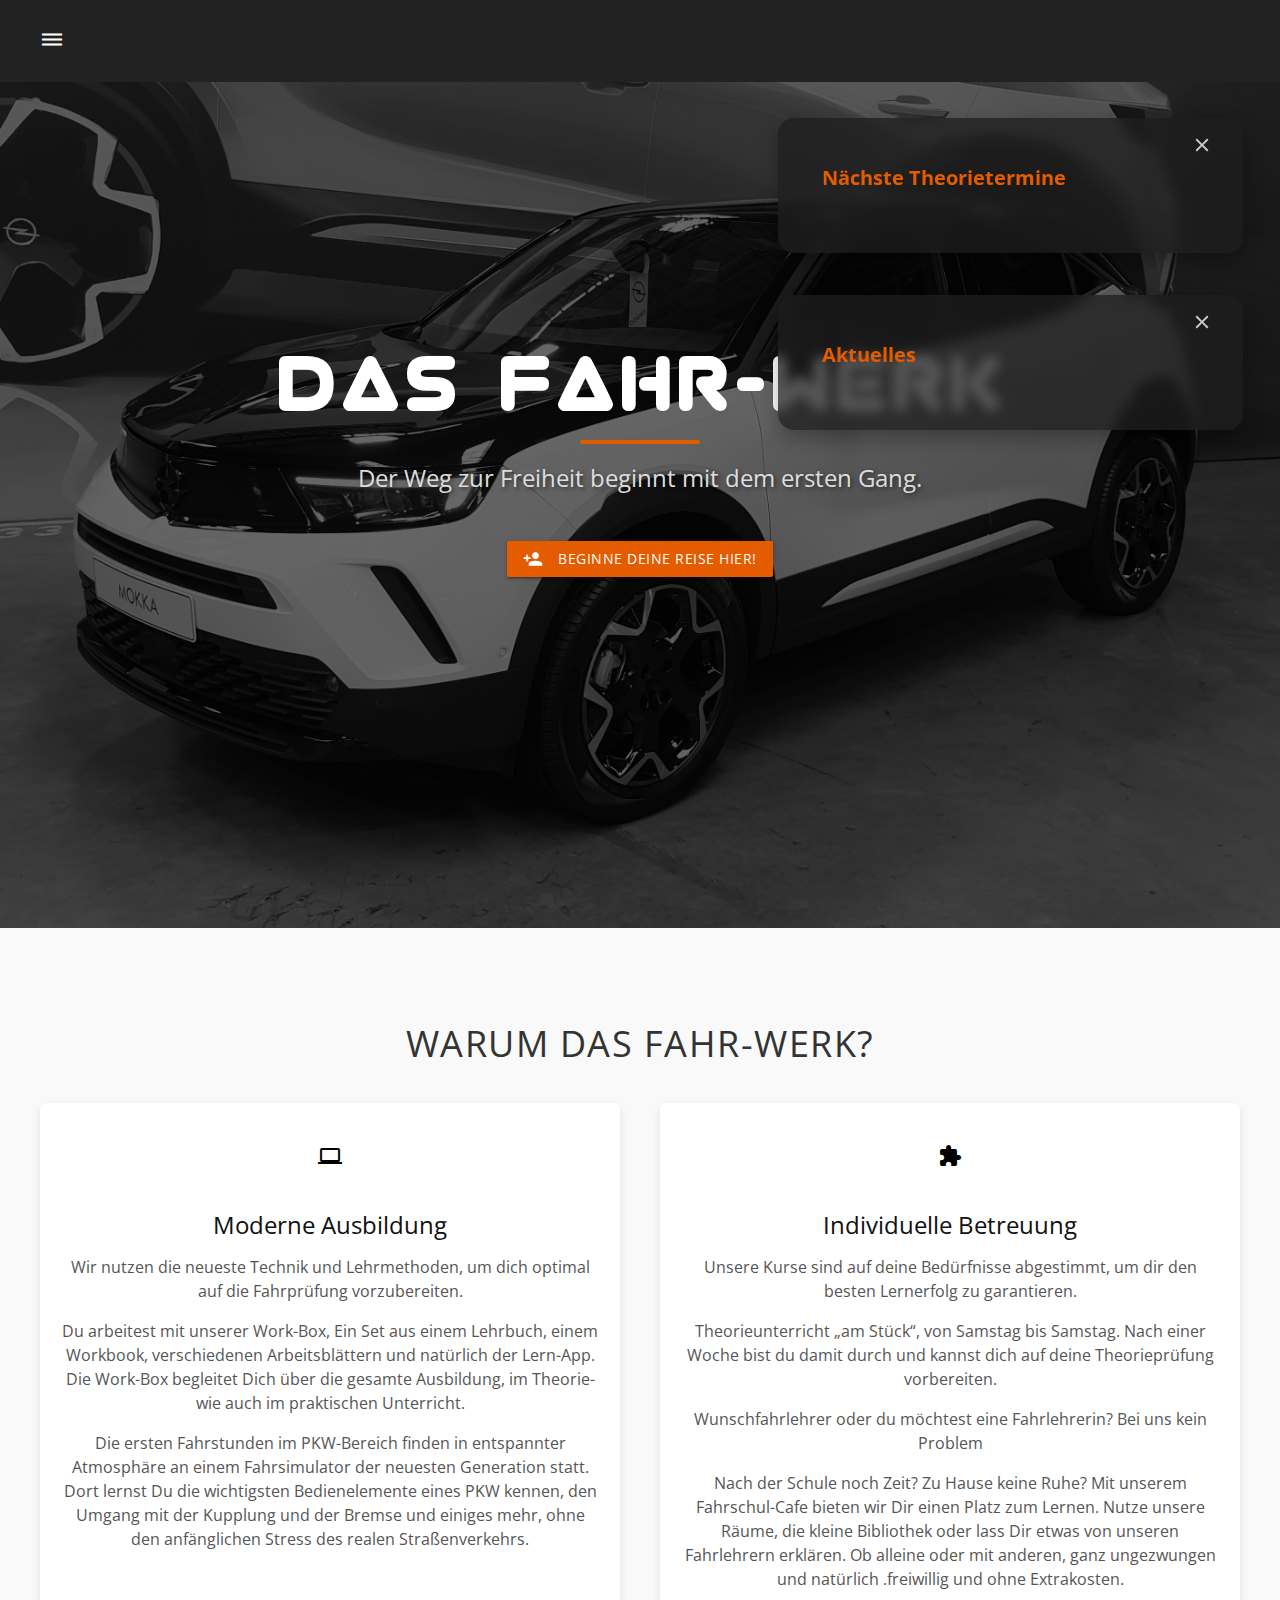
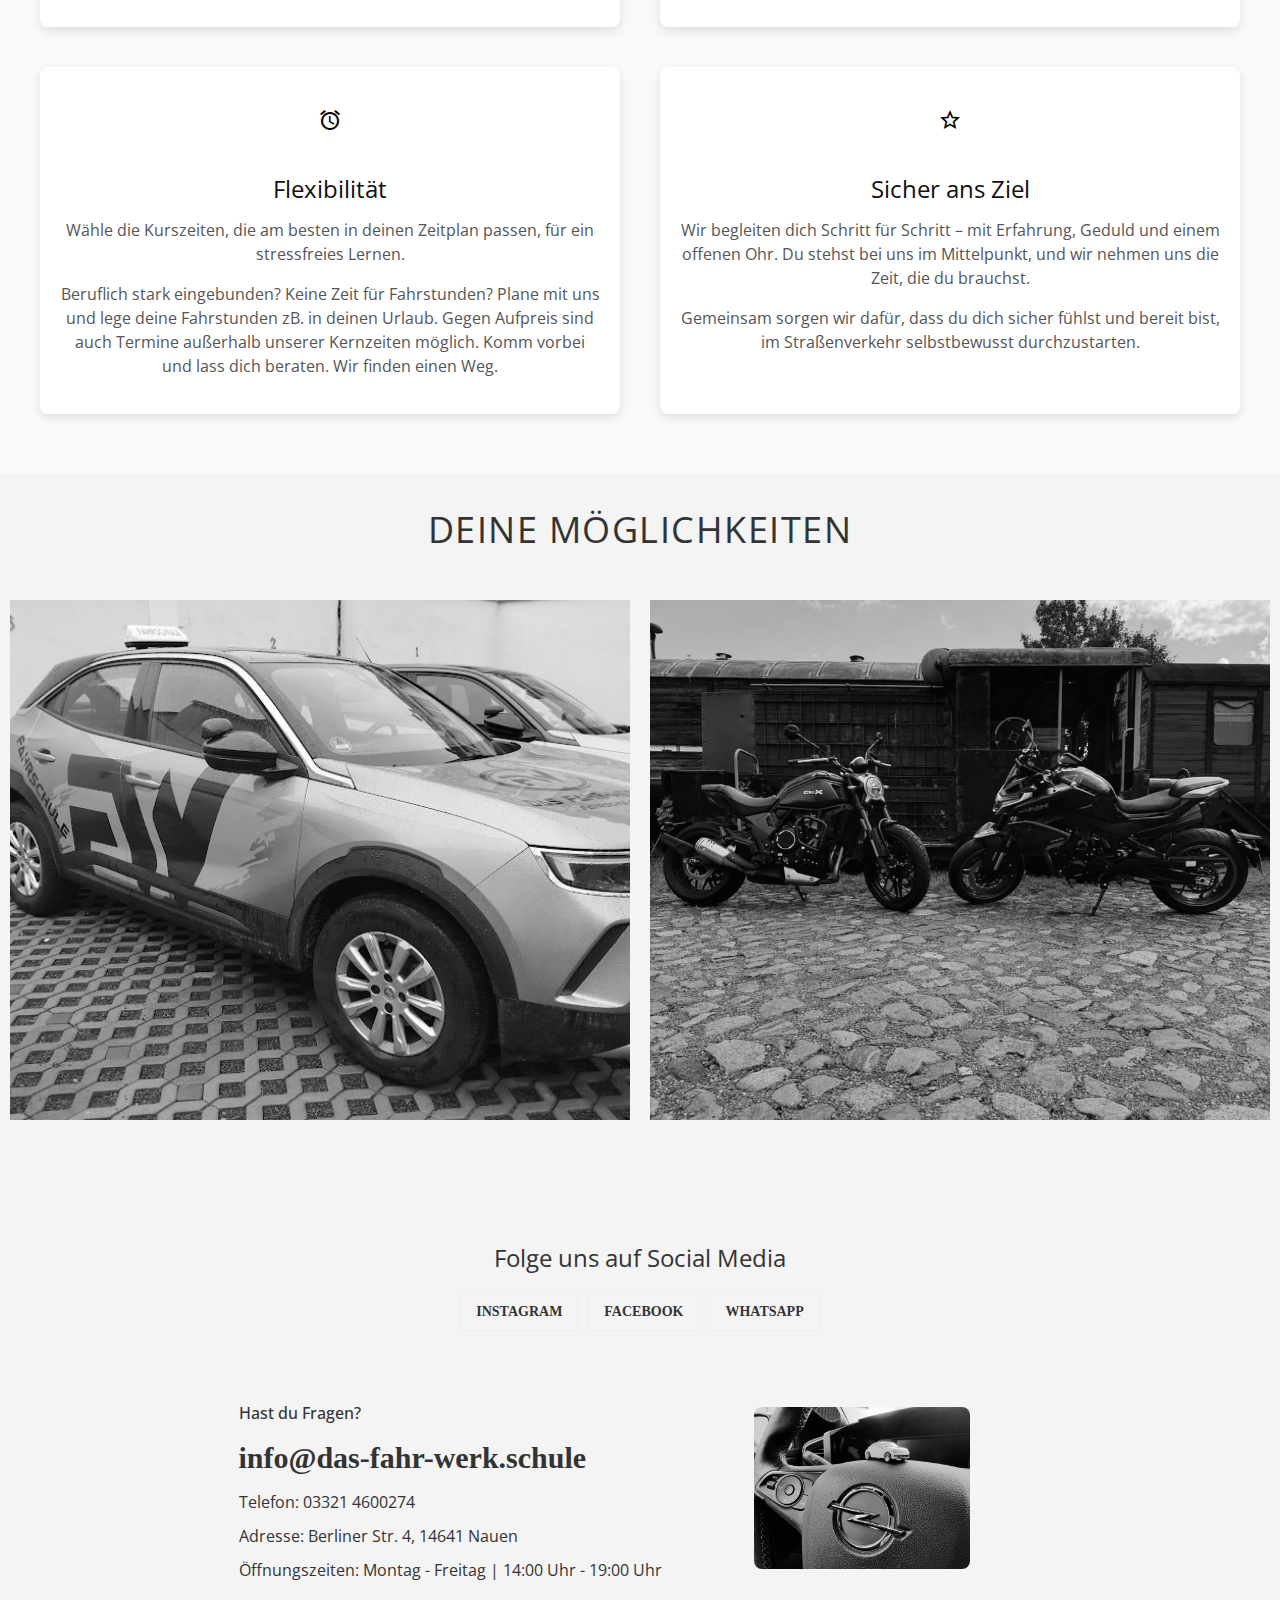
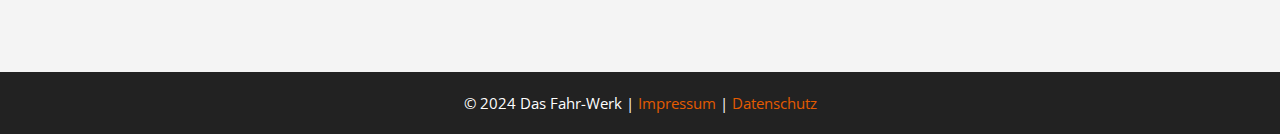
<file: index.html>
<!doctype html>
<html class="no-js" lang="">

<head>
  <meta charset="utf-8">
  <meta name="viewport" content="width=device-width, initial-scale=1">
  <title>Fahrschule Das Fahr-Werk in Nauen | Startseite</title>
  <link rel="stylesheet" href="css/style.css">
  <link rel="stylesheet" href="css/materialize.css"/>
  <link rel="stylesheet"
        href="https://fonts.googleapis.com/css2?family=Montserrat:wght@700&amp;family=Open Sans:wght@400&amp;display=swap"/>
  <link rel="stylesheet" href="https://fonts.googleapis.com/icon?family=Material+Icons"/>
  <meta name="description" content="Startseite der Fahrschule Das Fahr-Werk in Nauen – Ihr zuverlässiger Partner für moderne Fahrausbildung. Erfahrene Fahrlehrer, individuelle Kursangebote und praxisnahe Trainingskonzepte bereiten Sie optimal auf den Führerschein vor." />

  <meta name="keywords" content="Fahrschule, Führerschein, Autofahren lernen, FahrWerk, Das FahrWerk, das-fahr-werk.schule, www.das-fahr-werk.schule, Nauen, Fahrschule Nauen, FahrWerk Nauen, fahrwerk nauen, FahrwerkNauen, Fahrschule Das Fahr-Werk, Führerschein Theorie, Führerschein Praxis, Fahrunterricht, Fahrlehrer Nauen, Fahrlehrerin Nauen, Führerscheinkurs, Fahrstunden, Fahrprüfung, Auto fahren lernen, Modernes Fahren, Fahrzeugtraining, Fahrtraining Nauen, Theorieprüfung, Praxisprüfung, Intensivkurs Führerschein, Fahrschule Brandenburg, Auto Fahrschule, Fahrschulangebote, Fahrschulservice, Fahrprüfung bestehen, Autofahren, Systemischer Führerschein, Fahrschule Erfahrungen, Fahrschule Bewertungen"/>

  <meta property="og:title" content="">
  <meta property="og:type" content="">
  <meta property="og:url" content="">
  <meta property="og:image" content="">
  <meta property="og:image:alt" content="">

  <link rel="canonical" href="https://www.das-fahr-werk.schule/" />
  <link rel="icon" href="favicon.ico" sizes="any">
  <link rel="icon" href="icon.svg" type="image/svg+xml">
  <link rel="apple-touch-icon" href="icon.png">

  <link rel="manifest" href="site.webmanifest">
  <meta name="theme-color" content="#fafafa">
</head>

<script>
  fetch('https://portal.das-fahr-werk-fahrschule.de/api/termine/naechste-theorie')
    .then(response => {
      if (!response.ok) {
        throw new Error(`HTTP-Fehler: ${response.status}`);
      }
      return response.json();
    })
    .then(data => {
      const list = document.getElementById('theorie-liste');
      if (data.length === 0) {
        list.innerHTML = '<li>Keine Termine geplant</li>';
      } else {
        data.forEach(termin => {
          const li = document.createElement('li');

          const startDatum = new Date(termin.start).toLocaleString("de-DE", {
            weekday: 'short',
            day: '2-digit',
            month: '2-digit',
          });

          const endDatum = new Date(termin.end).toLocaleString("de-DE", {
            weekday: 'short',
            day: '2-digit',
            month: '2-digit',
          });

          li.innerHTML = `${termin.title} – ${startDatum} bis ${endDatum}<br>${termin.description}`;
          list.appendChild(li);
        });

      }
    })
    .catch(error => {
      console.error('Fehler beim Laden der Termine:', error);
      document.getElementById('theorie-liste').innerHTML = '<li>Fehler beim Abruf</li>';
    });
</script>

<script>
  fetch('https://portal.das-fahr-werk-fahrschule.de/api/aktuelles/aktuelles')
    .then(response => {
      if (!response.ok) {
        throw new Error(`HTTP-Fehler: ${response.status}`);
      }
      return response.json();
    })
    .then(data => {
      const container = document.getElementById('aktuelles-liste');
      container.innerHTML = ''; // vorher leeren

      if (data.length === 0) {
        container.innerHTML = '<li>Keine aktuellen Nachrichten.</li>';
      } else {
        data.forEach(news => {
          const li = document.createElement('li');

          let html = `<strong>${news.title}</strong> - ${news.content}`;
          if (news.link) {
            html += `<br/><a href="${news.link}" target="_blank">Mehr erfahren</a>`;
          }

          li.innerHTML = html;
          container.appendChild(li);
        });
      }
    })
    .catch(error => {
      console.error('Fehler beim Laden der Informationen:', error);
      document.getElementById('aktuelles-liste').innerHTML = '<li>Fehler beim Abruf</li>';
    });
</script>


<body>

<script src="js/jquery-3.7.1.js"></script>
<script src="js/materialize.js"></script>
<script src="js/app.js"></script>

<!-- Header-Bereich -->
<div class="header-container">
  <div id="header-form" class="header-form">
    <div class="header-nav-bar" id="nav-bar">
      <div class="menu-icon" style="display: flex;">
        <a href="#" onclick="fahrwerktool.toggleMainMenu(); return false;">
          <i class="material-icons" aria-hidden="true">dehaze</i>
        </a>
        <!--        <div class="test-page-text" style="padding-left: 160px">WEBSITE ZU TESTZWECKEN</div>-->
      </div>

      <!--<div class="login-button tooltipped" data-tooltip="Login" data-position="bottom" style="display: block;">
        <a href="https://portal.das-fahr-werk-fahrschule.de/index.xhtml" target="_blank">
          <i class="material-icons login-icon">lock_outline</i>
        </a>
      </div>-->
    </div>
  </div>

  <!-- Menü-Bereich -->
  <div id="page-menu">
    <div class="menu-overlay" id="menuOverlay">
      <div class="menu" id="menuContent">
        <a href="#" class="close-menu" onclick="fahrwerktool.toggleMainMenu(); return false;">
          <i class="material-icons">close</i>
        </a>
        <!-- Navigation -->
        <a href="index.html" aria-hidden="true">Home</a>
        <a href="classes.html" aria-hidden="true">Klassen</a>
        <a href="about-us.html" aria-hidden="true">Über Uns</a>
        <a href="jobs.html">Karriereleiter</a>
        <a href="gallery.html" aria-hidden="true">Galerie</a>
        <a href="index.html#contact-social-section" onclick="fahrwerktool.closeMainMenu()" aria-hidden="true">Kontakt</a>
      </div>
    </div>
  </div>
</div>


<div class="main-wrapper main-container">
  <!-- Content-Bereich -->
  <div class="overview-container">
    <!-- Hero-Bereich -->
    <div class="hero" style="position: relative;">
      <h1>Das Fahr-Werk</h1>
      <p>Der Weg zur Freiheit beginnt mit dem ersten Gang.</p>

      <div style="margin-top: 20px;">
        <a href="https://fs0960.fso360-svc.de" class="btn pre-login-btn waves-effect waves-light darken-2">
          <i class="material-icons left">person_add</i>
          Beginne deine Reise hier!
        </a>
      </div>
    </div>

    <!-- Gemeinsamer Container -->
    <div id="popup-container">
      <!-- Popup: Theorietermine -->
      <div id="popup-message" class="card">
        <div class="card-action close-button-container">
          <a href="#" onclick="document.getElementById('popup-message').style.display='none'">
            <i class="material-icons">close</i>
          </a>
        </div>
        <div class="card-content">
          <span class="card-title">Nächste Theorietermine</span>
          <ul id="theorie-liste" class="browser-default"></ul>
        </div>
      </div>

      <!-- Popup: Aktuelles -->
      <div id="popup-message-current" class="card">
        <div class="card-action close-button-container">
          <a href="#" onclick="document.getElementById('popup-message-current').style.display='none'">
            <i class="material-icons">close</i>
          </a>
        </div>
        <div class="card-content">
          <span class="card-title">Aktuelles</span>
          <ul id="aktuelles-liste" class="browser-default"></ul>
        </div>
      </div>
    </div>


    <!-- Features-Bereich -->
    <div class="features">
      <h2 class="section-title">Warum Das Fahr-Werk?</h2>
      <div class="feature-grid">
        <div class="feature-item">
          <div class="feature-icon">
            <i class="material-icons">computer</i>
          </div>
          <h3>Moderne Ausbildung</h3>
          <p>Wir nutzen die neueste Technik und Lehrmethoden, um dich optimal auf die Fahrprüfung vorzubereiten.</p>
          <p>Du arbeitest mit unserer Work-Box, Ein Set aus einem Lehrbuch, einem Workbook, verschiedenen Arbeitsblättern und natürlich der Lern-App. Die Work-Box begleitet Dich über die gesamte Ausbildung, im Theorie- wie auch im praktischen Unterricht.</p>
          <p>Die ersten Fahrstunden im PKW-Bereich finden in entspannter Atmosphäre an einem Fahrsimulator der neuesten Generation statt. Dort lernst Du die wichtigsten Bedienelemente  eines PKW kennen, den Umgang mit der Kupplung und der Bremse und einiges mehr, ohne den anfänglichen Stress des realen Straßenverkehrs.</p>
        </div>
        <div class="feature-item">
          <div class="feature-icon">
            <i class="material-icons">extension</i>
          </div>
          <h3>Individuelle Betreuung</h3>
          <p>Unsere Kurse sind auf deine Bedürfnisse abgestimmt, um dir den besten Lernerfolg zu garantieren.</p>
          <p>Theorieunterricht „am Stück“, von Samstag bis Samstag. Nach einer Woche bist du damit durch und kannst dich auf deine Theorieprüfung vorbereiten.</p>
          <p>Wunschfahrlehrer oder du möchtest eine Fahrlehrerin? Bei uns kein Problem</p>
          <p>Nach der Schule noch Zeit? Zu Hause keine Ruhe? Mit unserem Fahrschul-Cafe  bieten wir Dir einen Platz zum Lernen. Nutze unsere Räume, die kleine Bibliothek oder lass Dir etwas von unseren Fahrlehrern erklären. Ob alleine oder mit anderen, ganz ungezwungen und natürlich .freiwillig und ohne Extrakosten.</p>
        </div>
        <div class="feature-item">
          <div class="feature-icon">
            <i class="material-icons">access_alarm</i>
          </div>
          <h3>Flexibilität</h3>
          <p>Wähle die Kurszeiten, die am besten in deinen Zeitplan passen, für ein stressfreies Lernen.</p>
          <p>Beruflich stark eingebunden? Keine Zeit für Fahrstunden? Plane mit uns und lege deine Fahrstunden zB. in deinen Urlaub. Gegen Aufpreis sind auch Termine außerhalb unserer Kernzeiten möglich. Komm vorbei und lass dich beraten. Wir finden einen Weg.</p>
        </div>
        <div class="feature-item">
          <div class="feature-icon">
            <i class="material-icons">star_border</i>
          </div>
          <h3>Sicher ans Ziel</h3>
          <p>Wir begleiten dich Schritt für Schritt – mit Erfahrung, Geduld und einem offenen Ohr. Du stehst bei uns im Mittelpunkt, und wir nehmen uns die Zeit, die du brauchst.</p>
          <p>Gemeinsam sorgen wir dafür, dass du dich sicher fühlst und bereit bist, im Straßenverkehr selbstbewusst durchzustarten.</p>
        </div>
      </div>
    </div>

    <!-- Klassen-Bereich -->
    <div class="classes-section">
      <h2 class="section-title">Deine Möglichkeiten</h2>
      <div class="classes-section-pictures">
        <div class="class-box class-b">
          <div class="class-content">
            <h2>Klasse B</h2>
            <p>Erfahre mehr über unsere Ausbildung für den PKW-Führerschein.</p>
            <a href="classes.html#class-b-form" class="btn">Mehr erfahren</a>
          </div>
        </div>
        <div class="class-box class-a">
          <div class="class-content">
            <h2>Klasse A</h2>
            <p>Erfahre mehr über unsere Ausbildung für den Motorradführerschein.</p>
            <a href="classes.html#class-a-form" class="btn">Mehr erfahren</a>
          </div>
        </div>
      </div>
    </div>

    <!-- Kontakt- und Social-Media-Bereich -->
    <div class="contact-social-section" id="contact-social-section">
      <div class="social-media-info">
        <h2>Folge uns auf Social Media</h2>
        <div class="social-media-icons">
          <a href="https://www.instagram.com/das_fahr_werk/" target="_blank">Instagram</a>
          <a href="https://www.facebook.com/p/Fahrschule-das-Fahr-Werk-61553474998760/" target="_blank">Facebook</a>
          <a href="https://wa.me/+491711444910" target="_blank">WhatsApp</a>
        </div>
      </div>
      <div class="info-container">
        <div class="contact-info">
          <p><strong>Hast du Fragen?</strong></p>
          <p><a href="mailto:info@das-fahr-werk.schule" class="contact-email">info@das-fahr-werk.schule</a></p>
          <p>Telefon: <a href="tel:033214600274">03321 4600274</a></p>
          <p>Adresse: <a href="https://maps.app.goo.gl/X432MkSaex3ZbVan6" target="_blank">Berliner Str. 4, 14641
            Nauen</a>
          </p>
          <p>Öffnungszeiten: Montag - Freitag | 14:00 Uhr - 19:00 Uhr</p>
        </div>
        <div class="image-container">
          <img src="img/FahrWerk%20Wheel%20aestetic.jpg" alt="FahrWerk Bild"/>
        </div>
      </div>
    </div>
  </div>
</div>


<div id="footer-container">
  <div class="footer-nav-bar" id="footer-bar">
    <div class="modal-footer">
      &copy; 2024 Das Fahr-Werk |
      <a id="impressum" href="impressum.html">Impressum</a>
      | <a id="datenschutz" href="datenschutz.html">Datenschutz</a>
    </div>
  </div>
</div>

</body>

</html>
</file>
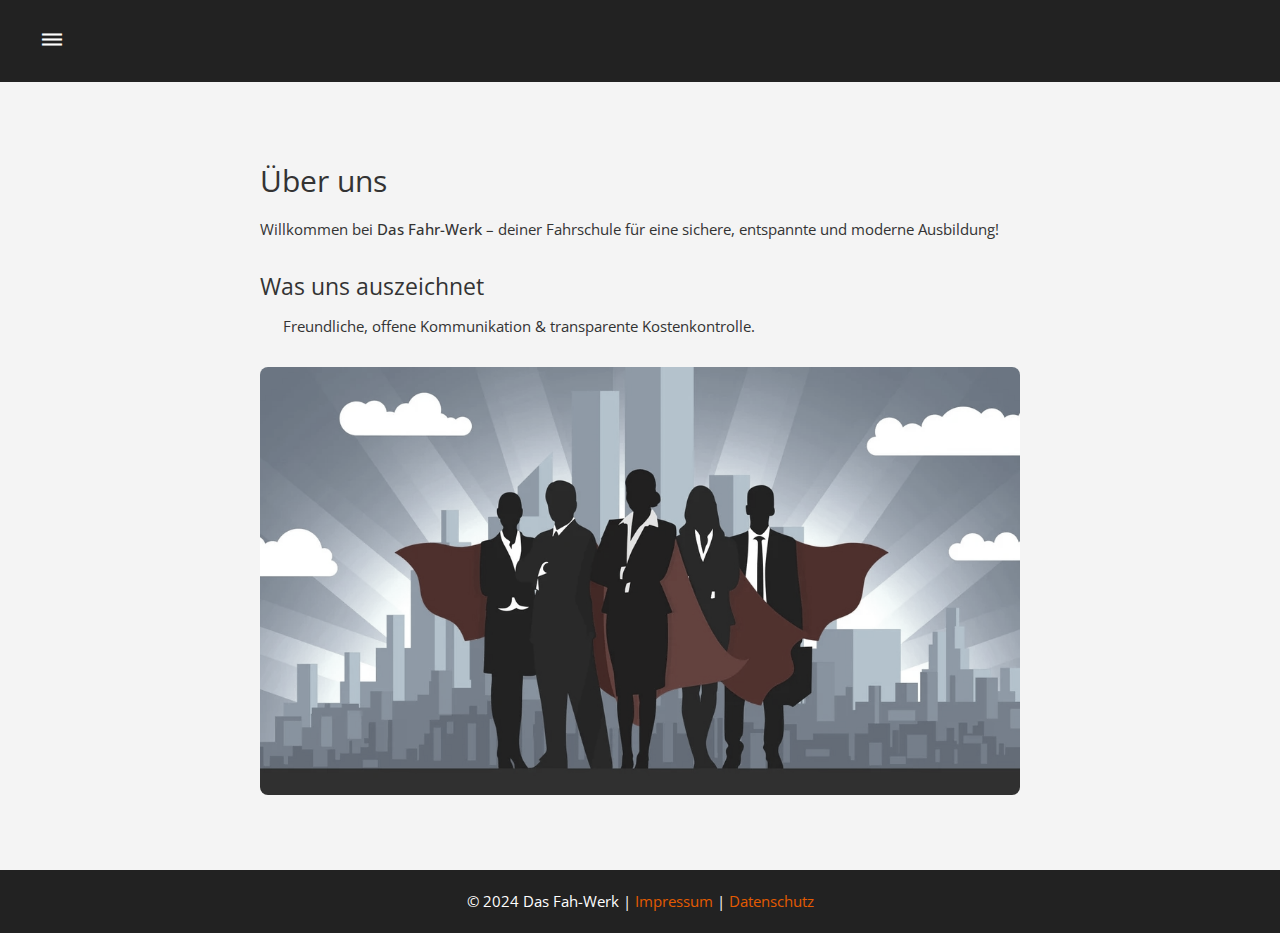
<file: about-us.html>
<!doctype html>
<html class="no-js" lang="">

<head>
  <meta charset="utf-8">
  <meta name="viewport" content="width=device-width, initial-scale=1">
  <title>Über Uns</title>
  <link rel="stylesheet" href="css/style.css">
  <link rel="stylesheet" href="css/materialize.css"/>
  <link rel="stylesheet"
        href="https://fonts.googleapis.com/css2?family=Montserrat:wght@700&amp;family=Open Sans:wght@400&amp;display=swap"/>
  <link rel="stylesheet" href="https://fonts.googleapis.com/icon?family=Material+Icons"/>
  <meta name="description" content="">

  <meta name="robots" content="noindex, nofollow"/>

  <meta property="og:title" content="">
  <meta property="og:type" content="">
  <meta property="og:url" content="">
  <meta property="og:image" content="">
  <meta property="og:image:alt" content="">

  <link rel="canonical" href="https://www.das-fahr-werk.schule/"/>
  <link rel="icon" href="favicon.ico" sizes="any">
  <link rel="icon" href="icon.svg" type="image/svg+xml">
  <link rel="apple-touch-icon" href="icon.png">

  <link rel="manifest" href="site.webmanifest">
  <meta name="theme-color" content="#fafafa">
</head>

<body>

<script src="js/jquery-3.7.1.js"></script>
<script src="js/materialize.js"></script>
<script src="js/app.js"></script>

<!-- Header-Bereich -->
<div class="header-container">
  <div id="header-form" class="header-form">
    <div class="header-nav-bar" id="nav-bar">
      <div class="menu-icon" style="display: block;">
        <a href="#" onclick="fahrwerktool.toggleMainMenu(); return false;">
          <i class="material-icons">dehaze</i>
        </a>
      </div>

      <!--      <div class="login-button tooltipped" data-tooltip="Login" data-position="bottom" style="display: block;">-->
      <!--        <a href="https://portal.das-fahr-werk-fahrschule.de/index.xhtml" target="_blank">-->
      <!--          <i class="material-icons login-icon">lock_outline</i>-->
      <!--        </a>-->
      <!--      </div>-->
    </div>
  </div>

  <!-- Menü-Bereich -->
  <div id="page-menu">
    <div class="menu-overlay" id="menuOverlay">
      <div class="menu" id="menuContent">
        <a href="#" class="close-menu" onclick="fahrwerktool.toggleMainMenu(); return false;">
          <i class="material-icons">close</i>
        </a>
        <!-- Navigation -->
        <a href="index.html">Home</a>
        <a href="classes.html">Klassen</a>
        <a href="about-us.html">Über Uns</a>
        <a href="jobs.html">Karriereleiter</a>
        <a href="gallery.html">Galerie</a>
        <a href="index.html#contact-social-section" onclick="fahrwerktool.closeMainMenu()">Kontakt</a>
      </div>
    </div>
  </div>
</div>

<div class="main-wrapper main-container">
  <div id="about-us-form">
    <div class="about-us-content-container">

      <h1 class="page-title">Über uns</h1>

      <!-- Kurze Einleitung -->
      <p class="intro-text">
        Willkommen bei <strong>Das Fahr-Werk</strong> – deiner Fahrschule
        für eine sichere, entspannte und moderne Ausbildung!
      </p>

      <!-- Erste Zwischenüberschrift + Liste -->
      <h2 class="about-subtitle">Was uns auszeichnet</h2>
      <ul class="about-list">
        <li>Freundliche, offene Kommunikation & transparente Kostenkontrolle.</li>
      </ul>

      <!-- Bild -->
      <div class="about-image-container">
        <img src="img/team_picture.jpg"
             alt="Unser Team"
             class="about-image"/>
      </div>

    </div>
  </div>
</div>


<div id="footer-container">
  <div class="footer-nav-bar" id="footer-bar">
    <div class="modal-footer">
      &copy; 2024 Das Fah-Werk |
      <a id="impressum" href="impressum.html">Impressum</a>
      | <a id="datenschutz" href="datenschutz.html">Datenschutz</a>
    </div>
  </div>
</div>

</body>

</html>
</file>
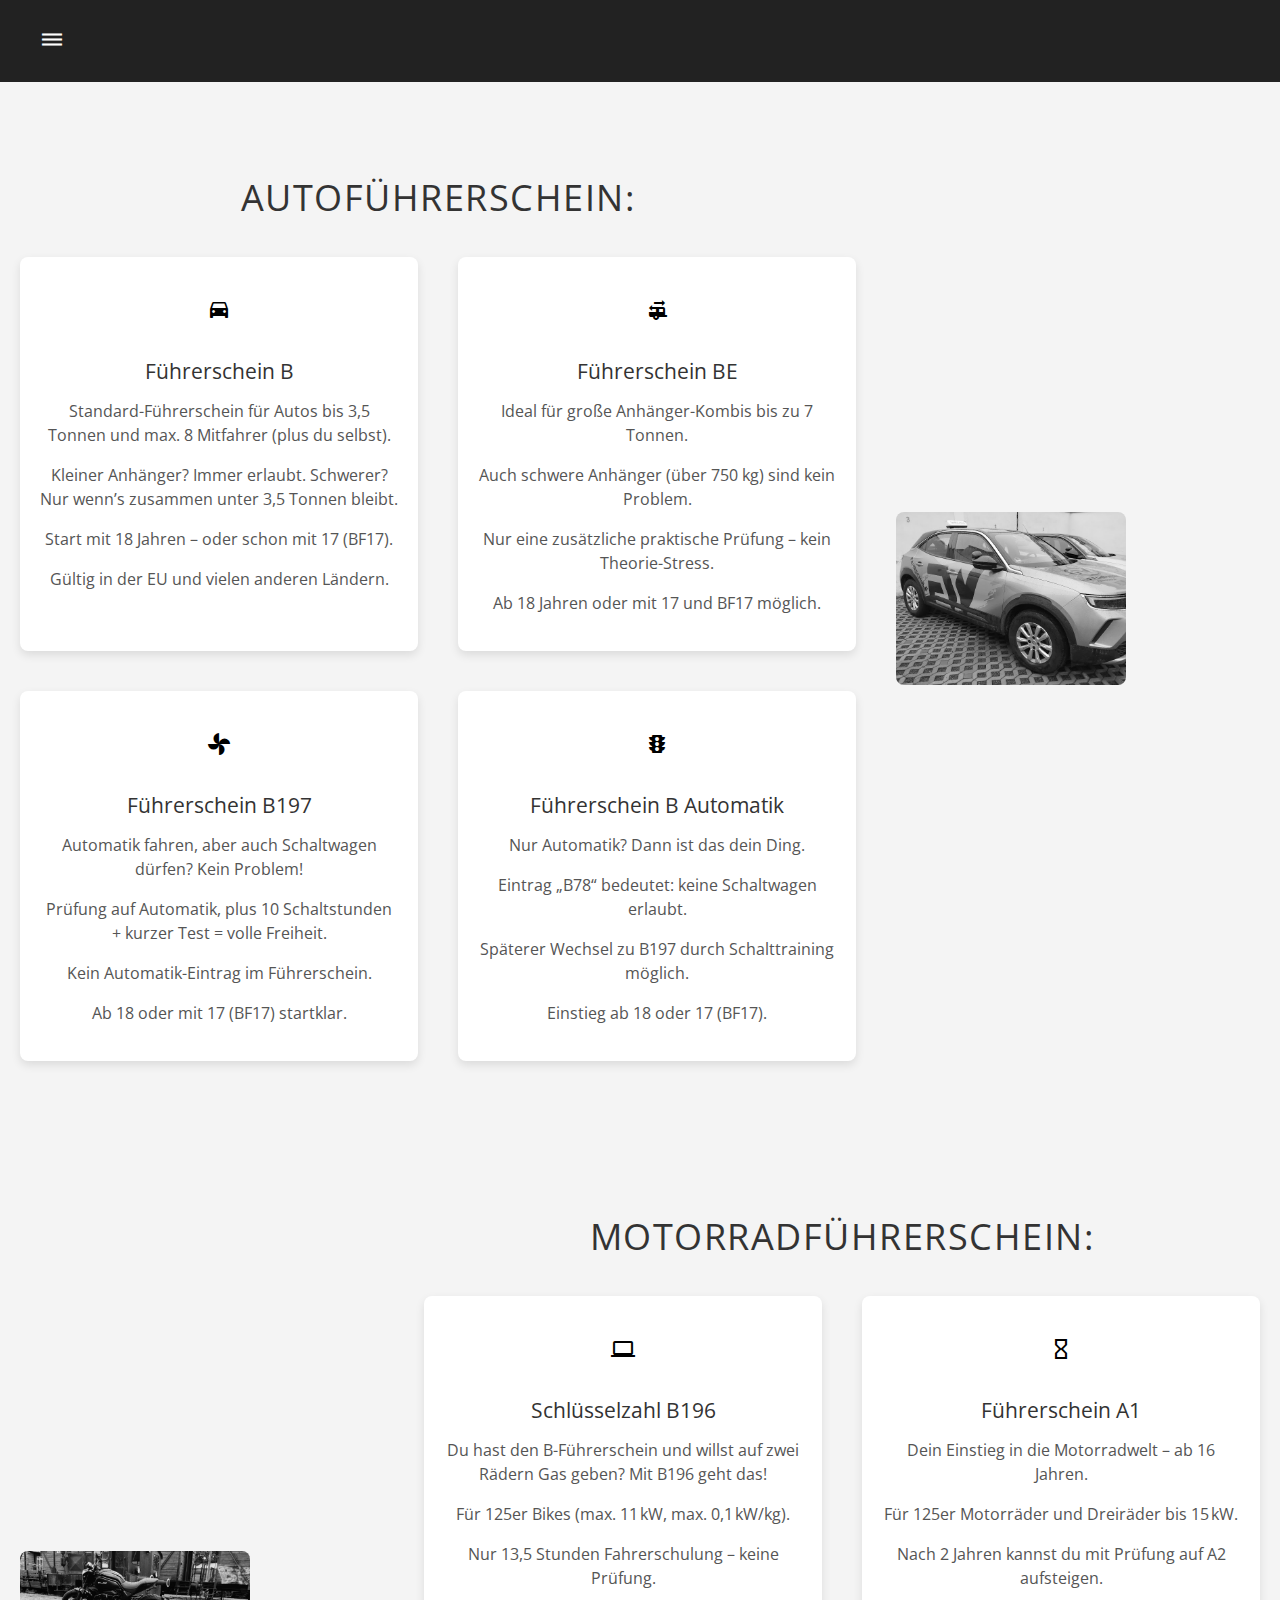
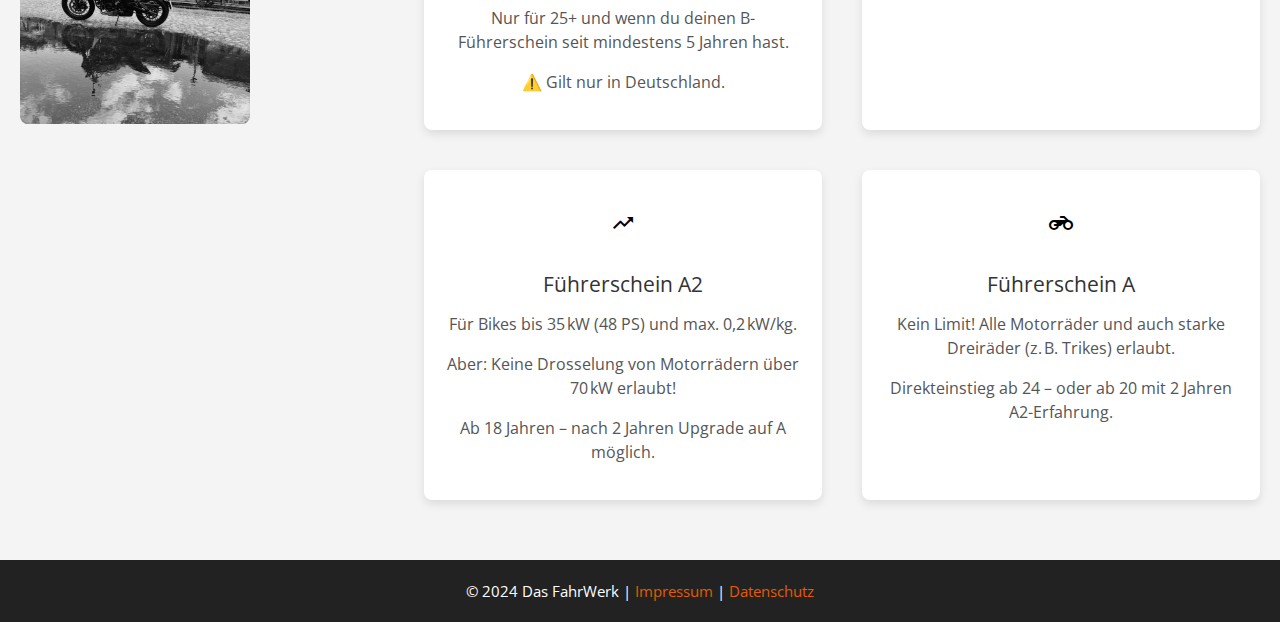
<file: classes.html>
<!doctype html>
<html class="no-js" lang="">

<head>
  <meta charset="utf-8">
  <meta name="viewport" content="width=device-width, initial-scale=1">
  <title>Füherscheinklassen</title>
  <link rel="stylesheet" href="css/style.css">
  <link rel="stylesheet" href="css/materialize.css"/>
  <link rel="stylesheet"
        href="https://fonts.googleapis.com/css2?family=Montserrat:wght@700&amp;family=Open Sans:wght@400&amp;display=swap"/>
  <link rel="stylesheet" href="https://fonts.googleapis.com/icon?family=Material+Icons"/>
  <meta name="description" content="">

  <meta name="robots" content="noindex, nofollow" />

  <meta property="og:title" content="">
  <meta property="og:type" content="">
  <meta property="og:url" content="">
  <meta property="og:image" content="">
  <meta property="og:image:alt" content="">

  <link rel="canonical" href="https://www.das-fahr-werk.schule/"/>
  <link rel="icon" href="favicon.ico" sizes="any">
  <link rel="icon" href="icon.svg" type="image/svg+xml">
  <link rel="apple-touch-icon" href="icon.png">

  <link rel="manifest" href="site.webmanifest">
  <meta name="theme-color" content="#fafafa">
</head>

<body>

<script src="js/jquery-3.7.1.js"></script>
<script src="js/materialize.js"></script>
<script src="js/app.js"></script>

<!-- Header-Bereich -->
<div class="header-container">
  <div id="header-form" class="header-form">
    <div class="header-nav-bar" id="nav-bar">
      <div class="menu-icon" style="display: block;">
        <a href="#" onclick="fahrwerktool.toggleMainMenu(); return false;">
          <i class="material-icons">dehaze</i>
        </a>
      </div>

<!--      <div class="login-button tooltipped" data-tooltip="Login" data-position="bottom" style="display: block;">-->
<!--        <a href="https://portal.das-fahr-werk-fahrschule.de/index.xhtml" target="_blank">-->
<!--          <i class="material-icons login-icon">lock_outline</i>-->
<!--        </a>-->
<!--      </div>-->
    </div>
  </div>

  <!-- Menü-Bereich -->
  <div id="page-menu">
    <div class="menu-overlay" id="menuOverlay">
      <div class="menu" id="menuContent">
        <a href="#" class="close-menu" onclick="fahrwerktool.toggleMainMenu(); return false;">
          <i class="material-icons">close</i>
        </a>
        <!-- Navigation -->
        <a href="index.html">Home</a>
        <a href="classes.html">Klassen</a>
        <a href="about-us.html">Über Uns</a>
        <a href="jobs.html">Karriereleiter</a>
        <a href="gallery.html">Galerie</a>
        <a href="index.html#contact-social-section" onclick="fahrwerktool.closeMainMenu()">Kontakt</a>
      </div>
    </div>
  </div>
</div>


<div class="main-wrapper main-container">

  <div class="classes-container" id="classes-container">

    <div id="class-b-form" section="class-b">

      <div class="class-b-content">
        <div class="features">
          <h2 class="section-title">Autoführerschein:</h2>
          <div class="feature-grid">

            <div class="feature-item">
              <div class="feature-icon"><i class="material-icons">time_to_leave</i></div>
              <h4>Führerschein B</h4>
              <p>Standard-Führerschein für Autos bis 3,5 Tonnen und max. 8 Mitfahrer (plus du selbst).</p>
              <p>Kleiner Anhänger? Immer erlaubt. Schwerer? Nur wenn’s zusammen unter 3,5 Tonnen bleibt.</p>
              <p>Start mit 18 Jahren – oder schon mit 17 (BF17).</p>
              <p>Gültig in der EU und vielen anderen Ländern.</p>
            </div>

            <div class="feature-item">
              <div class="feature-icon"><i class="material-icons">rv_hookup</i></div>
              <h4>Führerschein BE</h4>
              <p>Ideal für große Anhänger-Kombis bis zu 7 Tonnen.</p>
              <p>Auch schwere Anhänger (über 750 kg) sind kein Problem.</p>
              <p>Nur eine zusätzliche praktische Prüfung – kein Theorie-Stress.</p>
              <p>Ab 18 Jahren oder mit 17 und BF17 möglich.</p>
            </div>

            <div class="feature-item">
              <div class="feature-icon"><i class="material-icons">toys</i></div>
              <h4>Führerschein B197</h4>
              <p>Automatik fahren, aber auch Schaltwagen dürfen? Kein Problem!</p>
              <p>Prüfung auf Automatik, plus 10 Schaltstunden + kurzer Test = volle Freiheit.</p>
              <p>Kein Automatik-Eintrag im Führerschein.</p>
              <p>Ab 18 oder mit 17 (BF17) startklar.</p>
            </div>

            <div class="feature-item">
              <div class="feature-icon"><i class="material-icons">traffic</i></div>
              <h4>Führerschein B Automatik</h4>
              <p>Nur Automatik? Dann ist das dein Ding.</p>
              <p>Eintrag „B78“ bedeutet: keine Schaltwagen erlaubt.</p>
              <p>Späterer Wechsel zu B197 durch Schalttraining möglich.</p>
              <p>Einstieg ab 18 oder 17 (BF17).</p>
            </div>

          </div>
        </div>

        <div class="image-container">
          <img src="img/FahrWerk%20Opel.jpg"
               alt="Fahr-Werk"/>
        </div>
      </div>

    </div>

    <div id="class-a-form" section="class-a">

      <div class="class-a-content">

        <div class="image-container">
          <img src="img/Bike%20FahrWerk%20Single%20Water.jpg"
               alt="Fahr-Werk"/>
        </div>

        <div class="features">
          <h2 class="section-title">Motorradführerschein:</h2>
          <div class="feature-grid">

            <div class="feature-item">
              <div class="feature-icon"><i class="material-icons">computer</i></div>
              <h4>Schlüsselzahl B196</h4>
              <p>Du hast den B-Führerschein und willst auf zwei Rädern Gas geben? Mit B196 geht das!</p>
              <p>Für 125er Bikes (max. 11 kW, max. 0,1 kW/kg).</p>
              <p>Nur 13,5 Stunden Fahrerschulung – keine Prüfung.</p>
              <p>Nur für 25+ und wenn du deinen B-Führerschein seit mindestens 5 Jahren hast.</p>
              <p>⚠️ Gilt nur in Deutschland.</p>
            </div>

            <div class="feature-item">
              <div class="feature-icon"><i class="material-icons">hourglass_empty</i></div>
              <h4>Führerschein A1</h4>
              <p>Dein Einstieg in die Motorradwelt – ab 16 Jahren.</p>
              <p>Für 125er Motorräder und Dreiräder bis 15 kW.</p>
              <p>Nach 2 Jahren kannst du mit Prüfung auf A2 aufsteigen.</p>
            </div>

            <div class="feature-item">
              <div class="feature-icon"><i class="material-icons">trending_up</i></div>
              <h4>Führerschein A2</h4>
              <p>Für Bikes bis 35 kW (48 PS) und max. 0,2 kW/kg.</p>
              <p>Aber: Keine Drosselung von Motorrädern über 70 kW erlaubt!</p>
              <p>Ab 18 Jahren – nach 2 Jahren Upgrade auf A möglich.</p>
            </div>

            <div class="feature-item">
              <div class="feature-icon"><i class="material-icons">motorcycle</i></div>
              <h4>Führerschein A</h4>
              <p>Kein Limit! Alle Motorräder und auch starke Dreiräder (z. B. Trikes) erlaubt.</p>
              <p>Direkteinstieg ab 24 – oder ab 20 mit 2 Jahren A2-Erfahrung.</p>
            </div>

          </div>
        </div>


      </div>

    </div>

  </div>

</div>


<div id="footer-container">
  <div class="footer-nav-bar" id="footer-bar">
    <div class="modal-footer">
      &copy; 2024 Das FahrWerk |
      <a id="impressum" href="impressum.html">Impressum</a>
      | <a id="datenschutz" href="datenschutz.html">Datenschutz</a>
    </div>
  </div>
</div>

</body>

</html>
</file>
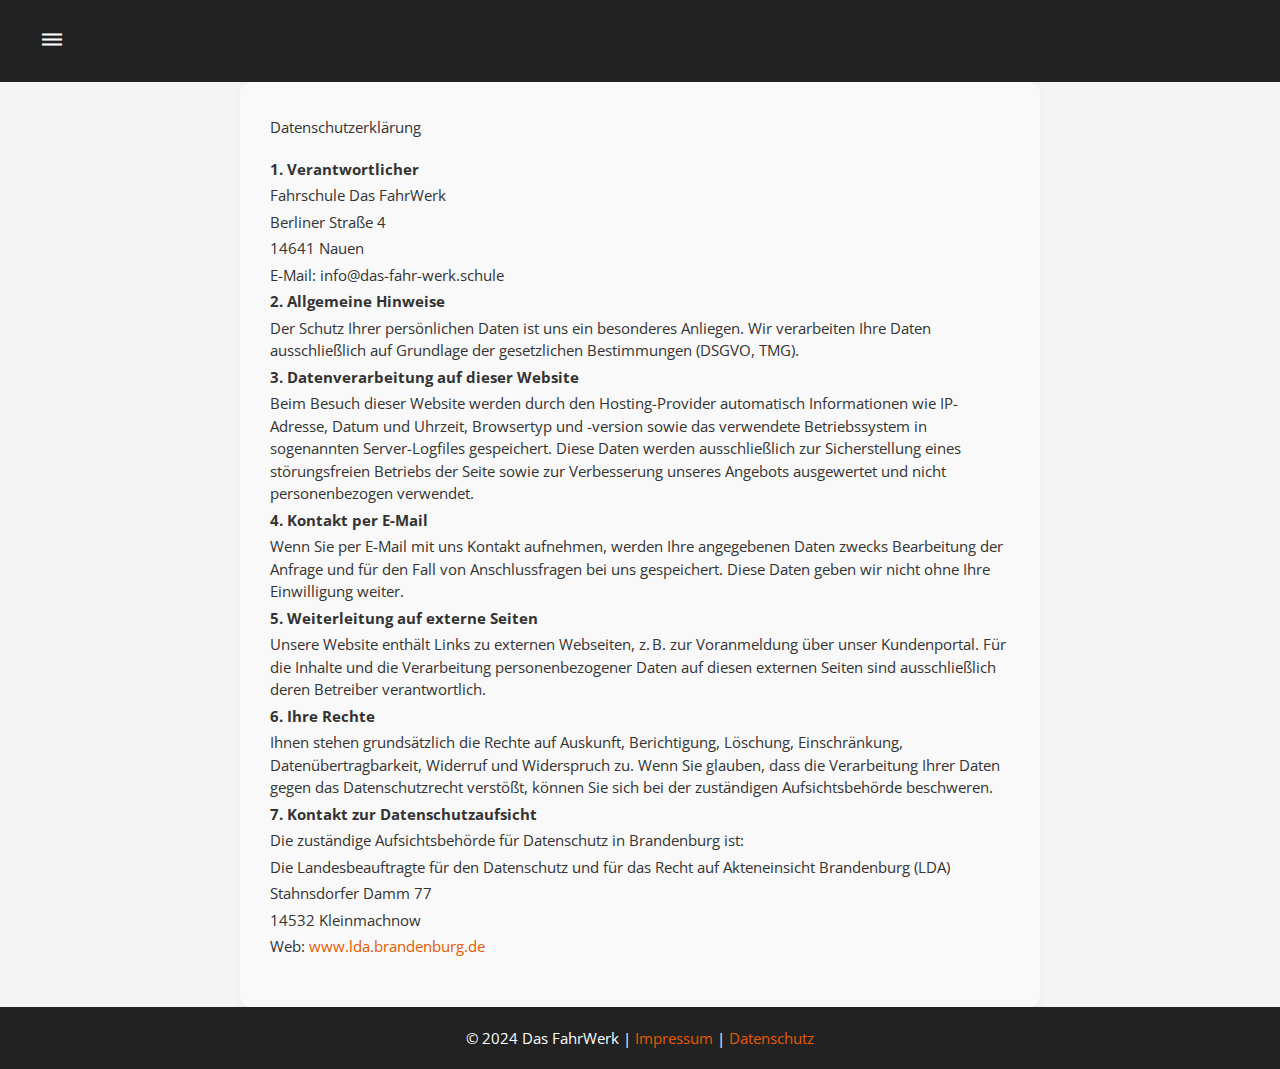
<file: datenschutz.html>
<!doctype html>
<html class="no-js" lang="">

<head>
  <meta charset="utf-8">
  <meta name="viewport" content="width=device-width, initial-scale=1">
  <title>Impressum</title>
  <link rel="stylesheet" href="css/style.css">
  <link rel="stylesheet" href="css/materialize.css"/>
  <link rel="stylesheet"
        href="https://fonts.googleapis.com/css2?family=Montserrat:wght@700&amp;family=Open Sans:wght@400&amp;display=swap"/>
  <link rel="stylesheet" href="https://fonts.googleapis.com/icon?family=Material+Icons"/>
  <meta name="description" content="">

  <meta name="robots" content="noindex, nofollow" />

  <meta property="og:title" content="">
  <meta property="og:type" content="">
  <meta property="og:url" content="">
  <meta property="og:image" content="">
  <meta property="og:image:alt" content="">

  <link rel="canonical" href="https://www.das-fahr-werk.schule/" />
  <link rel="icon" href="favicon.ico" sizes="any">
  <link rel="icon" href="icon.svg" type="image/svg+xml">
  <link rel="apple-touch-icon" href="icon.png">

  <link rel="manifest" href="site.webmanifest">
  <meta name="theme-color" content="#fafafa">
</head>

<body>

<script src="js/jquery-3.7.1.js"></script>
<script src="js/materialize.js"></script>
<script src="js/app.js"></script>

<!-- Header-Bereich -->
<div class="header-container">
  <div id="header-form" class="header-form">
    <div class="header-nav-bar" id="nav-bar">
      <div class="menu-icon" style="display: block;">
        <a href="#" onclick="fahrwerktool.toggleMainMenu(); return false;">
          <i class="material-icons">dehaze</i>
        </a>
      </div>

<!--      <div class="login-button tooltipped" data-tooltip="Login" data-position="bottom" style="display: block;">-->
<!--        <a href="https://portal.das-fahr-werk-fahrschule.de/index.xhtml" target="_blank">-->
<!--          <i class="material-icons login-icon">lock_outline</i>-->
<!--        </a>-->
<!--      </div>-->
    </div>
  </div>

  <!-- Menü-Bereich -->
  <div id="page-menu">
    <div class="menu-overlay" id="menuOverlay">
      <div class="menu" id="menuContent">
        <a href="#" class="close-menu" onclick="fahrwerktool.toggleMainMenu(); return false;">
          <i class="material-icons">close</i>
        </a>
        <!-- Navigation -->
        <a href="overview.html">Home</a>
        <a href="classes.html">Klassen</a>
        <a href="about-us.html">Über Uns</a>
        <a href="jobs.html">Karriereleiter</a>
        <a href="gallery.html">Galerie</a>
        <a href="overview.html#contact-social-section" onclick="fahrwerktool.closeMainMenu()">Kontakt</a>
      </div>
    </div>
  </div>
</div>


<div class="main-wrapper main-container">

  <div id="impressum-form">

    <div id="datenschutz-content" class="impressum">
      <p class="impressum-text">Datenschutzerklärung</p>
      <div class="section impressum-text">
        <strong>1. Verantwortlicher</strong>
        <p>Fahrschule Das FahrWerk</p>
        <p>Berliner Straße 4</p>
        <p>14641 Nauen</p>
        <p>E-Mail: info@das-fahr-werk.schule</p>

        <strong>2. Allgemeine Hinweise</strong>
        <p>Der Schutz Ihrer persönlichen Daten ist uns ein besonderes Anliegen. Wir verarbeiten Ihre Daten ausschließlich auf Grundlage der gesetzlichen Bestimmungen (DSGVO, TMG).</p>

        <strong>3. Datenverarbeitung auf dieser Website</strong>
        <p>Beim Besuch dieser Website werden durch den Hosting-Provider automatisch Informationen wie IP-Adresse, Datum und Uhrzeit, Browsertyp und -version sowie das verwendete Betriebssystem in sogenannten Server-Logfiles gespeichert. Diese Daten werden ausschließlich zur Sicherstellung eines störungsfreien Betriebs der Seite sowie zur Verbesserung unseres Angebots ausgewertet und nicht personenbezogen verwendet.</p>

        <strong>4. Kontakt per E-Mail</strong>
        <p>Wenn Sie per E-Mail mit uns Kontakt aufnehmen, werden Ihre angegebenen Daten zwecks Bearbeitung der Anfrage und für den Fall von Anschlussfragen bei uns gespeichert. Diese Daten geben wir nicht ohne Ihre Einwilligung weiter.</p>

        <strong>5. Weiterleitung auf externe Seiten</strong>
        <p>Unsere Website enthält Links zu externen Webseiten, z. B. zur Voranmeldung über unser Kundenportal. Für die Inhalte und die Verarbeitung personenbezogener Daten auf diesen externen Seiten sind ausschließlich deren Betreiber verantwortlich.</p>

        <strong>6. Ihre Rechte</strong>
        <p>Ihnen stehen grundsätzlich die Rechte auf Auskunft, Berichtigung, Löschung, Einschränkung, Datenübertragbarkeit, Widerruf und Widerspruch zu. Wenn Sie glauben, dass die Verarbeitung Ihrer Daten gegen das Datenschutzrecht verstößt, können Sie sich bei der zuständigen Aufsichtsbehörde beschweren.</p>

        <strong>7. Kontakt zur Datenschutzaufsicht</strong>
        <p>Die zuständige Aufsichtsbehörde für Datenschutz in Brandenburg ist:</p>
        <p>Die Landesbeauftragte für den Datenschutz und für das Recht auf Akteneinsicht Brandenburg (LDA)</p>
        <p>Stahnsdorfer Damm 77</p>
        <p>14532 Kleinmachnow</p>
        <p>Web: <a href="https://www.lda.brandenburg.de" target="_blank">www.lda.brandenburg.de</a></p>
      </div>
    </div>


  </div>


</div>


<div id="footer-container">
  <div class="footer-nav-bar" id="footer-bar">
    <div class="modal-footer">
      &copy; 2024 Das FahrWerk |
      <a id="impressum" href="impressum.html">Impressum</a>
      | <a id="datenschutz" href="datenschutz.html">Datenschutz</a>
    </div>
  </div>
</div>

</body>

</html>
</file>
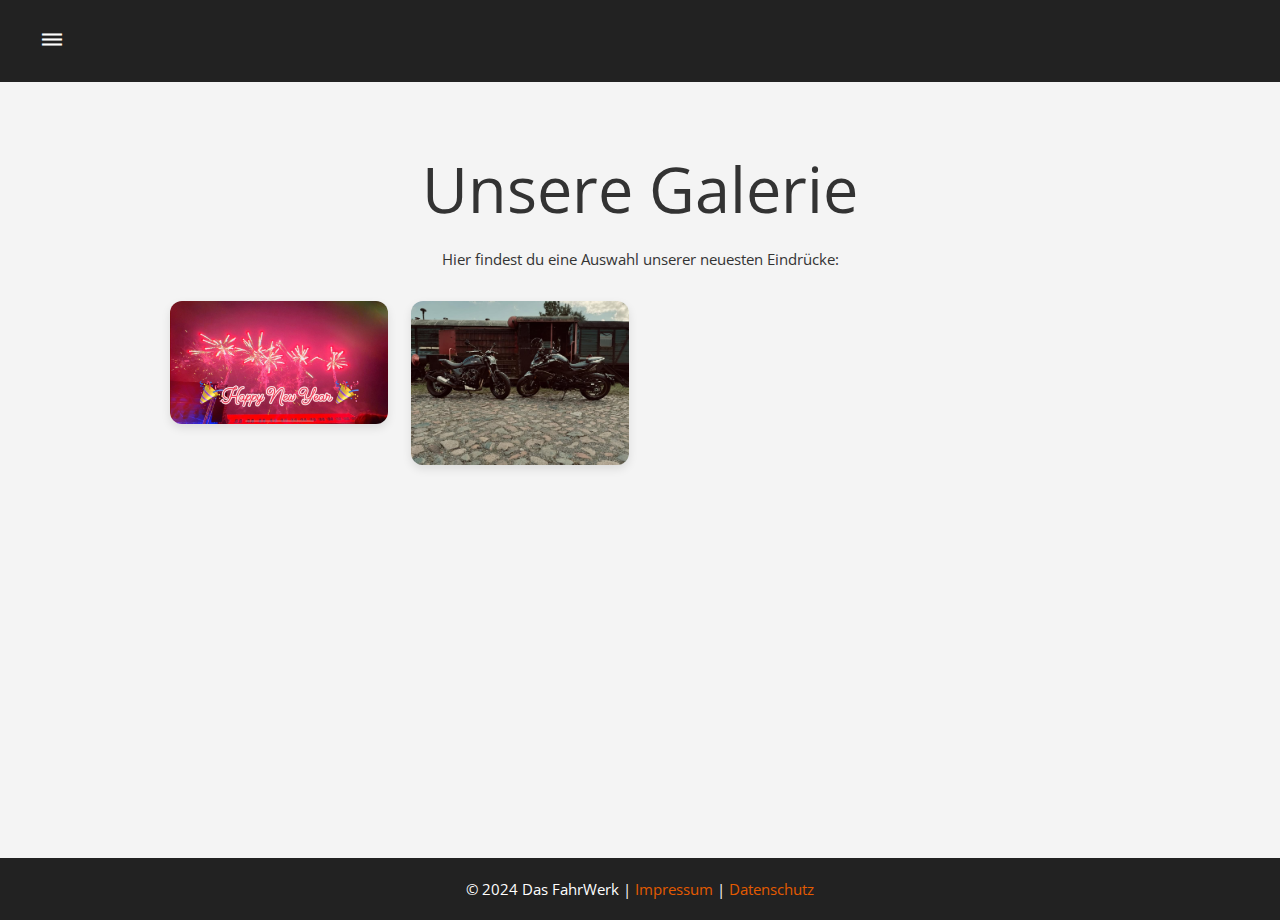
<file: gallery.html>
<!doctype html>
<html class="no-js" lang="">

<head>
  <meta charset="utf-8">
  <meta name="viewport" content="width=device-width, initial-scale=1">
  <title>Galerie</title>
  <link rel="stylesheet" href="css/style.css">
  <link rel="stylesheet" href="css/materialize.css"/>
  <link rel="stylesheet"
        href="https://fonts.googleapis.com/css2?family=Montserrat:wght@700&amp;family=Open Sans:wght@400&amp;display=swap"/>
  <link rel="stylesheet" href="https://fonts.googleapis.com/icon?family=Material+Icons"/>
  <meta name="description" content="">

  <meta name="robots" content="noindex, nofollow" />

  <meta property="og:title" content="">
  <meta property="og:type" content="">
  <meta property="og:url" content="">
  <meta property="og:image" content="">
  <meta property="og:image:alt" content="">

  <link rel="canonical" href="https://www.das-fahr-werk.schule/"/>
  <link rel="icon" href="favicon.ico" sizes="any">
  <link rel="icon" href="icon.svg" type="image/svg+xml">
  <link rel="apple-touch-icon" href="icon.png">

  <link rel="manifest" href="site.webmanifest">
  <meta name="theme-color" content="#fafafa">
</head>

<body>

<script src="js/jquery-3.7.1.js"></script>
<script src="js/materialize.js"></script>
<script src="js/app.js"></script>

<!-- Header-Bereich -->
<div class="header-container">
  <div id="header-form" class="header-form">
    <div class="header-nav-bar" id="nav-bar">
      <div class="menu-icon" style="display: block;">
        <a href="#" onclick="fahrwerktool.toggleMainMenu(); return false;">
          <i class="material-icons">dehaze</i>
        </a>
      </div>

      <!--      <div class="login-button tooltipped" data-tooltip="Login" data-position="bottom" style="display: block;">-->
      <!--        <a href="https://portal.das-fahr-werk-fahrschule.de/index.xhtml" target="_blank">-->
      <!--          <i class="material-icons login-icon">lock_outline</i>-->
      <!--        </a>-->
      <!--      </div>-->
    </div>
  </div>

  <!-- Menü-Bereich -->
  <div id="page-menu">
    <div class="menu-overlay" id="menuOverlay">
      <div class="menu" id="menuContent">
        <a href="#" class="close-menu" onclick="fahrwerktool.toggleMainMenu(); return false;">
          <i class="material-icons">close</i>
        </a>
        <!-- Navigation -->
        <a href="overview.html">Home</a>
        <a href="classes.html">Klassen</a>
        <a href="about-us.html">Über Uns</a>
        <a href="jobs.html">Karriereleiter</a>
        <a href="gallery.html">Galerie</a>
        <a href="overview.html#contact-social-section" onclick="fahrwerktool.closeMainMenu()">Kontakt</a>
      </div>
    </div>
  </div>
</div>


<div class="main-wrapper main-container">
  <div class="main-content-gallery">
    <h1 class="headline">Unsere Galerie</h1>
    <p>Hier findest du eine Auswahl unserer neuesten Eindrücke:</p>

    <div id="gallery-grid" class="gallery-grid"></div>
  </div>
</div>


<div id="footer-container">
  <div class="footer-nav-bar" id="footer-bar">
    <div class="modal-footer">
      &copy; 2024 Das FahrWerk |
      <a id="impressum" href="impressum.html">Impressum</a>
      | <a id="datenschutz" href="datenschutz.html">Datenschutz</a>
    </div>
  </div>
</div>

<script>
  fetch('/json/insta-posts.json')
    .then(response => response.json())
    .then(posts => {
      const container = document.getElementById('gallery-grid');
      posts.slice(0, 5).forEach(post => {
        const el = document.createElement('a');
        el.href = post.url;
        el.target = "_blank";
        el.innerHTML = `<img src="${post.image}" alt="${post.caption}" class="gallery-img">`;
        container.appendChild(el);
      });
    })
    .catch(error => {
      document.getElementById('gallery-grid').innerHTML = "<p>Beiträge konnten nicht geladen werden.</p>";
      console.error(error);
    });
</script>

</body>

</html>
</file>
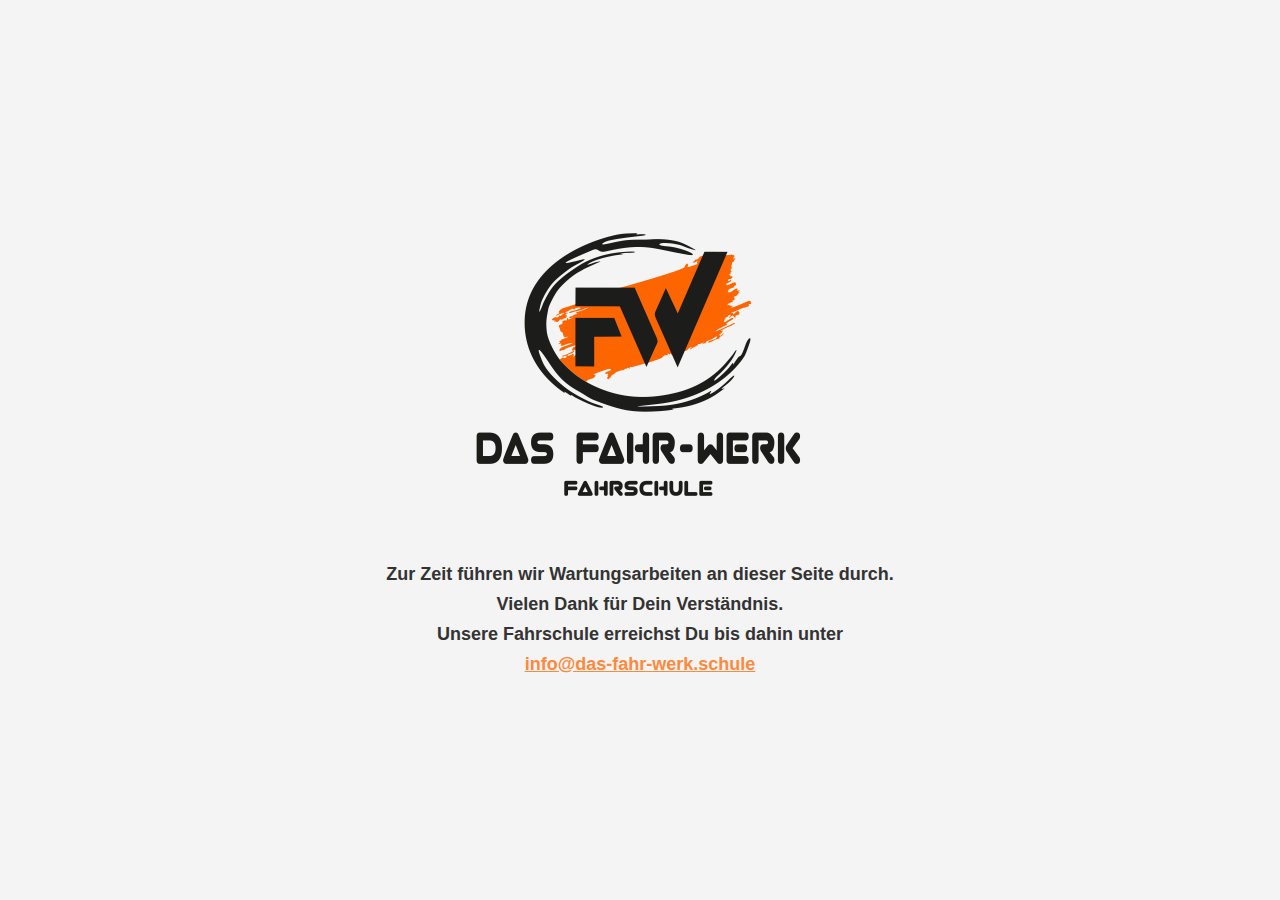
<file: index-oldd.html>
<!doctype html>
<html class="no-js" lang="de">

<head>
  <meta charset="utf-8">
  <meta name="viewport" content="width=device-width, initial-scale=1">
  <title>Coming Soon - Fahr-Werk</title>

  <!-- Stylesheets -->
  <link rel="stylesheet" href="css/style.css">
  <link rel="stylesheet" href="css/materialize.css"/>
  <link rel="stylesheet"
        href="https://fonts.googleapis.com/css2?family=Montserrat:wght@700&family=Open+Sans:wght@400&display=swap"/>
  <link rel="stylesheet" href="https://fonts.googleapis.com/icon?family=Material+Icons"/>

  <!-- SEO Meta -->
  <meta name="description" content="Coming Soon">
  <meta name="keywords" content="Fahrschule, Führerschein, Autofahren lernen, FahrWerk, Nauen, Fahrlehrer, Intensivkurs">

  <!-- Open Graph -->
  <meta property="og:title" content="">
  <meta property="og:type" content="">
  <meta property="og:url" content="">
  <meta property="og:image" content="">
  <meta property="og:image:alt" content="">

  <!-- Icons -->
  <link rel="canonical" href="https://www.das-fahr-werk.schule/"/>
  <link rel="icon" href="favicon.ico" sizes="any">
  <link rel="icon" href="icon.svg" type="image/svg+xml">
  <link rel="apple-touch-icon" href="icon.png">

  <!-- Manifest & Theme -->
  <link rel="manifest" href="site.webmanifest">
  <meta name="theme-color" content="#fafafa">

  <!-- Custom Styles -->
  <style>
    body, html {
      margin: 0;
      padding: 0;
      height: 100%;
    }

    .main-coming-soon-page {
      background-image: url('https://das-fahr-werk.schule/wp-content/themes/enfold/images/background-images/grunge-dark-compressed.png');
      background-repeat: repeat;
      background-position: center;
      height: 100%;
      display: flex;
      align-items: center;
      justify-content: center;
    }

    .content-box {
      text-align: center;
      padding: 40px;
      box-shadow: none;
      font-family: 'helvetica', Arial, sans-serif;
      font-size: 18px;
      line-height: 1.1em;
      margin-bottom: 4px;
      font-weight: 600;
    }

    .content-box a {
      font-weight: inherit;
      text-decoration: none;
      color: inherit !important;
    }

    .content-box img {
      max-width: 100%;
      height: auto;
      margin-bottom: 30px;
    }

    .content-box p {
      font-size: 1.2rem;
      margin: 10px 0;
    }

    a.email-link {
      color: #ffd54f;
      text-decoration: underline;
    }
  </style>
</head>

<body>

<!-- Scripts -->
<script src="js/jquery-3.7.1.js"></script>
<script src="js/materialize.js"></script>
<script src="js/app.js"></script>

<!-- Content -->
<div class="main-coming-soon-page">
  <div class="content-box z-depth-3">
    <img src="img/FahrwerkFahrschuleNauenLogo.png" alt="FahrWerk Logo">
    <p>Zur Zeit führen wir Wartungsarbeiten an dieser Seite durch.</p>
    <p>Vielen Dank für Dein Verständnis.</p>
    <p>Unsere Fahrschule erreichst Du bis dahin unter<br>
      <div style="color: #ff8a3d;"><a class="email-link" href="mailto:info@das-fahr-werk.schule">info@das-fahr-werk.schule</a></div>
    </p>
  </div>
</div>
<a href="overview.html" style="display: none">Zur Overview</a>

</body>
</html>
</file>
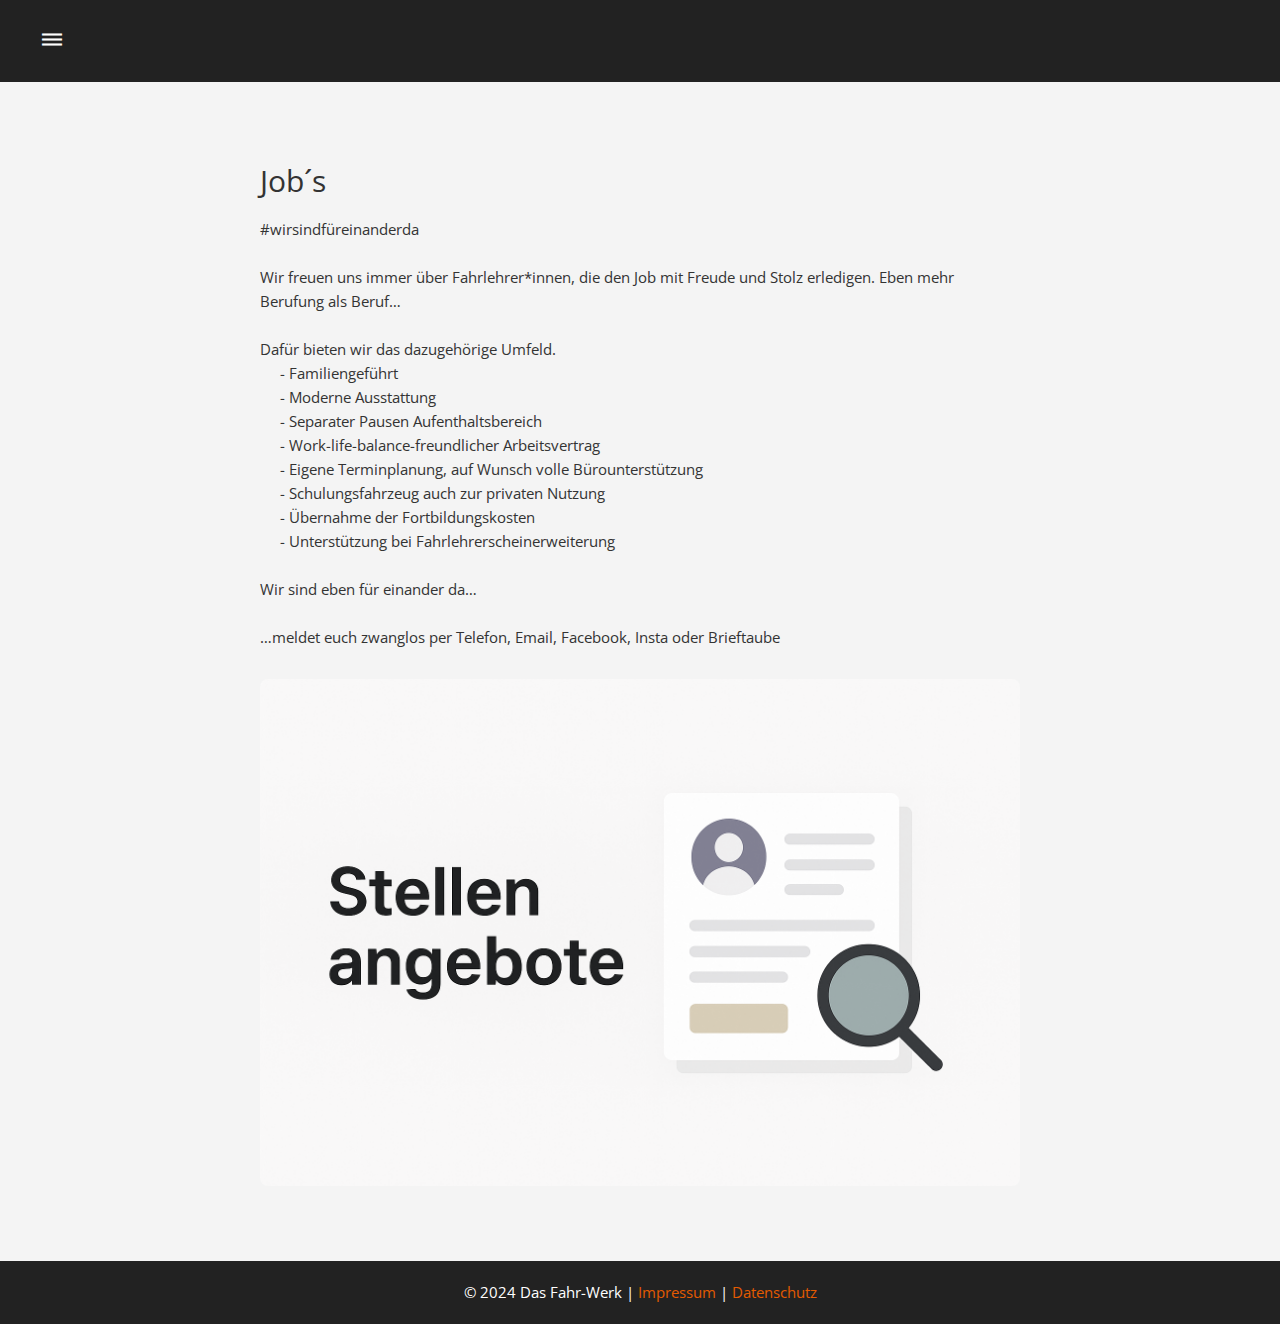
<file: jobs.html>
<!doctype html>
<html class="no-js" lang="">

<head>
  <meta charset="utf-8">
  <meta name="viewport" content="width=device-width, initial-scale=1">
  <title>Über Uns</title>
  <link rel="stylesheet" href="css/style.css">
  <link rel="stylesheet" href="css/materialize.css"/>
  <link rel="stylesheet"
        href="https://fonts.googleapis.com/css2?family=Montserrat:wght@700&amp;family=Open Sans:wght@400&amp;display=swap"/>
  <link rel="stylesheet" href="https://fonts.googleapis.com/icon?family=Material+Icons"/>
  <meta name="description" content="">

  <meta name="robots" content="noindex, nofollow" />

  <meta property="og:title" content="">
  <meta property="og:type" content="">
  <meta property="og:url" content="">
  <meta property="og:image" content="">
  <meta property="og:image:alt" content="">

  <link rel="canonical" href="https://www.das-fahr-werk.schule/"/>
  <link rel="icon" href="favicon.ico" sizes="any">
  <link rel="icon" href="icon.svg" type="image/svg+xml">
  <link rel="apple-touch-icon" href="icon.png">

  <link rel="manifest" href="site.webmanifest">
  <meta name="theme-color" content="#fafafa">
</head>

<body>

<script src="js/jquery-3.7.1.js"></script>
<script src="js/materialize.js"></script>
<script src="js/app.js"></script>

<!-- Header-Bereich -->
<div class="header-container">
  <div id="header-form" class="header-form">
    <div class="header-nav-bar" id="nav-bar">
      <div class="menu-icon" style="display: block;">
        <a href="#" onclick="fahrwerktool.toggleMainMenu(); return false;">
          <i class="material-icons">dehaze</i>
        </a>
      </div>

<!--      <div class="login-button tooltipped" data-tooltip="Login" data-position="bottom" style="display: block;">-->
<!--        <a href="https://portal.das-fahr-werk-fahrschule.de/index.xhtml" target="_blank">-->
<!--          <i class="material-icons login-icon">lock_outline</i>-->
<!--        </a>-->
<!--      </div>-->
    </div>
  </div>

  <!-- Menü-Bereich -->
  <div id="page-menu">
    <div class="menu-overlay" id="menuOverlay">
      <div class="menu" id="menuContent">
        <a href="#" class="close-menu" onclick="fahrwerktool.toggleMainMenu(); return false;">
          <i class="material-icons">close</i>
        </a>
        <!-- Navigation -->
        <a href="index.html">Home</a>
        <a href="classes.html">Klassen</a>
        <a href="about-us.html">Über Uns</a>
        <a href="jobs.html">Karriereleiter</a>
        <a href="gallery.html">Galerie</a>
        <a href="index.html#contact-social-section" onclick="fahrwerktool.closeMainMenu()">Kontakt</a>
      </div>
    </div>
  </div>
</div>

<div class="main-wrapper main-container">
  <div id="about-us-form">
    <div class="about-us-content-container">

      <h1 class="page-title">Job´s</h1>

      <p class="intro-text">
        #wirsindfüreinanderda <br><br>
        Wir freuen uns immer über Fahrlehrer*innen, die den Job mit Freude und Stolz erledigen. Eben mehr Berufung als Beruf…<br><br>
        Dafür bieten wir das dazugehörige Umfeld.<br>
        <span style="margin-left: 20px;">-	Familiengeführt<br>
        <span style="margin-left: 20px;">-	Moderne Ausstattung<br>
        <span style="margin-left: 20px;">-	Separater Pausen Aufenthaltsbereich<br>
        <span style="margin-left: 20px;">-	Work-life-balance-freundlicher Arbeitsvertrag<br>
        <span style="margin-left: 20px;">-	Eigene Terminplanung, auf Wunsch volle Bürounterstützung<br>
        <span style="margin-left: 20px;">-	Schulungsfahrzeug auch zur privaten Nutzung<br>
        <span style="margin-left: 20px;">-	Übernahme der Fortbildungskosten<br>
        <span style="margin-left: 20px;">-	Unterstützung bei Fahrlehrerscheinerweiterung<br><br>
        Wir sind eben für einander da…<br><br>
        …meldet euch zwanglos per Telefon, Email, Facebook, Insta oder Brieftaube<br>
      </p>

      <!-- Bild -->
      <div class="about-image-container">
        <img src="img/Jobs.png"
             alt="Unser Team"
             class="about-image"/>
      </div>

    </div>
  </div>
</div>


<div id="footer-container">
  <div class="footer-nav-bar" id="footer-bar">
    <div class="modal-footer">
      &copy; 2024 Das Fahr-Werk |
      <a id="impressum" href="impressum.html">Impressum</a>
      | <a id="datenschutz" href="datenschutz.html">Datenschutz</a>
    </div>
  </div>
</div>

</body>

</html>
</file>
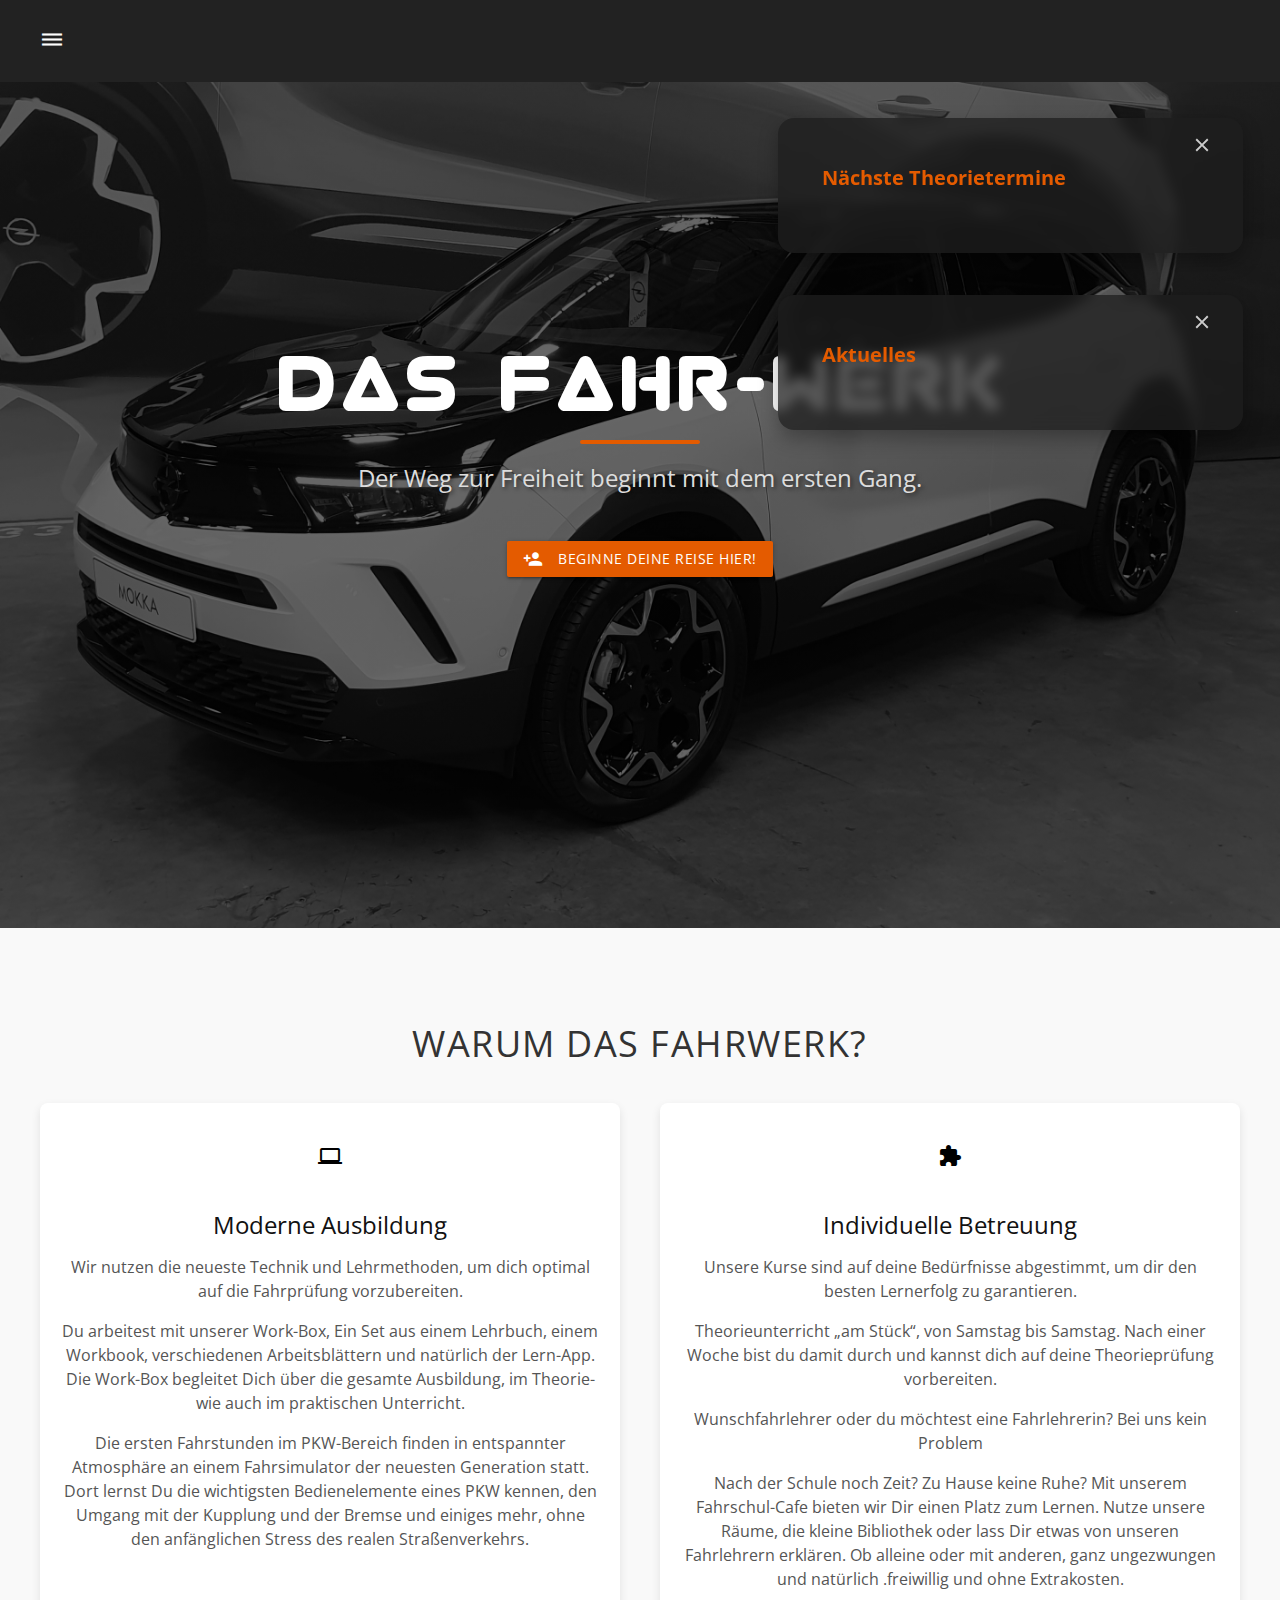
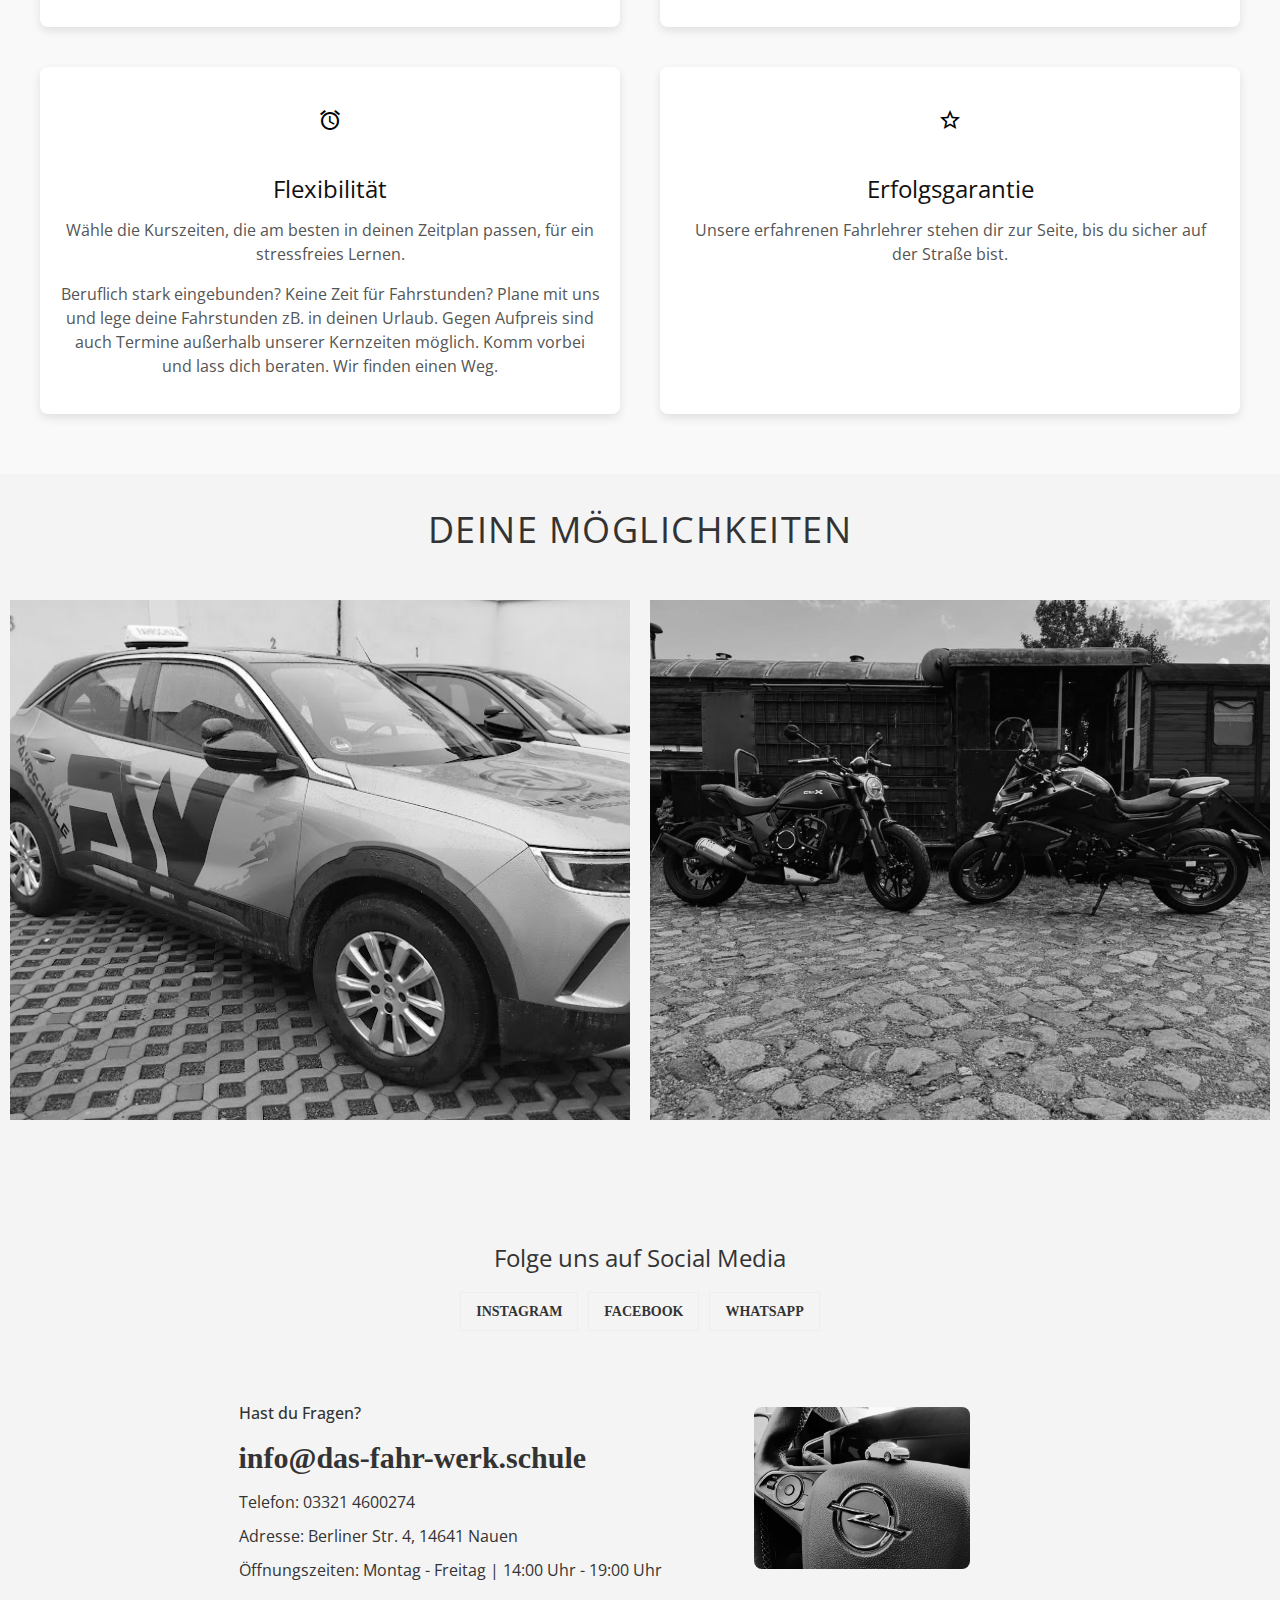
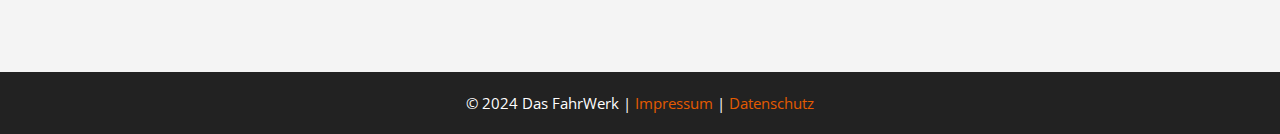
<file: overview.html>
<!doctype html>
<html class="no-js" lang="">

<head>
  <meta charset="utf-8">
  <meta name="viewport" content="width=device-width, initial-scale=1">
  <title>Fahrschule Das Fahr-Werk in Nauen | Startseite</title>
  <link rel="stylesheet" href="css/style.css">
  <link rel="stylesheet" href="css/materialize.css"/>
  <link rel="stylesheet"
        href="https://fonts.googleapis.com/css2?family=Montserrat:wght@700&amp;family=Open Sans:wght@400&amp;display=swap"/>
  <link rel="stylesheet" href="https://fonts.googleapis.com/icon?family=Material+Icons"/>
  <meta name="description" content="Startseite der Fahrschule Das Fahr-Werk in Nauen – Ihr zuverlässiger Partner für moderne Fahrausbildung. Erfahrene Fahrlehrer, individuelle Kursangebote und praxisnahe Trainingskonzepte bereiten Sie optimal auf den Führerschein vor." />

  <meta name="keywords" content="Fahrschule, Führerschein, Autofahren lernen, FahrWerk, Das FahrWerk, das-fahr-werk.schule, www.das-fahr-werk.schule, Nauen, Fahrschule Nauen, FahrWerk Nauen, fahrwerk nauen, FahrwerkNauen, Fahrschule Das Fahr-Werk, Führerschein Theorie, Führerschein Praxis, Fahrunterricht, Fahrlehrer Nauen, Fahrlehrerin Nauen, Führerscheinkurs, Fahrstunden, Fahrprüfung, Auto fahren lernen, Modernes Fahren, Fahrzeugtraining, Fahrtraining Nauen, Theorieprüfung, Praxisprüfung, Intensivkurs Führerschein, Fahrschule Brandenburg, Auto Fahrschule, Fahrschulangebote, Fahrschulservice, Fahrprüfung bestehen, Autofahren, Systemischer Führerschein, Fahrschule Erfahrungen, Fahrschule Bewertungen"/>


  <!-- REMOVE WENN THIS IS USED AS INDEX -->
  <meta name="robots" content="noindex, nofollow" />

  <meta property="og:title" content="">
  <meta property="og:type" content="">
  <meta property="og:url" content="">
  <meta property="og:image" content="">
  <meta property="og:image:alt" content="">

  <link rel="canonical" href="https://www.das-fahr-werk.schule/" />
  <link rel="icon" href="favicon.ico" sizes="any">
  <link rel="icon" href="icon.svg" type="image/svg+xml">
  <link rel="apple-touch-icon" href="icon.png">

  <link rel="manifest" href="site.webmanifest">
  <meta name="theme-color" content="#fafafa">
</head>

<script>
  fetch('https://portal.das-fahr-werk-fahrschule.de/api/termine/naechste-theorie')
    .then(response => {
      if (!response.ok) {
        throw new Error(`HTTP-Fehler: ${response.status}`);
      }
      return response.json();
    })
    .then(data => {
      const list = document.getElementById('theorie-liste');
      if (data.length === 0) {
        list.innerHTML = '<li>Keine Termine geplant</li>';
      } else {
        data.forEach(termin => {
          const li = document.createElement('li');

          const startDatum = new Date(termin.start).toLocaleString("de-DE", {
            weekday: 'short',
            day: '2-digit',
            month: '2-digit',
            hour: '2-digit',
            minute: '2-digit'
          });

          const endDatum = new Date(termin.end).toLocaleString("de-DE", {
            hour: '2-digit',
            minute: '2-digit'
          });

          li.textContent = `${startDatum} – ${endDatum} Uhr: ${termin.title}`;
          list.appendChild(li);
        });

      }
    })
    .catch(error => {
      console.error('Fehler beim Laden der Termine:', error);
      document.getElementById('theorie-liste').innerHTML = '<li>Fehler beim Abruf</li>';
    });
</script>

<script>
  fetch('https://portal.das-fahr-werk-fahrschule.de/api/aktuelles/aktuelles')
    .then(response => {
      if (!response.ok) {
        throw new Error(`HTTP-Fehler: ${response.status}`);
      }
      return response.json();
    })
    .then(data => {
      const container = document.getElementById('aktuelles-liste');
      container.innerHTML = ''; // vorher leeren

      if (data.length === 0) {
        container.innerHTML = '<li>Keine aktuellen Nachrichten.</li>';
      } else {
        data.forEach(news => {
          const li = document.createElement('li');

          let html = `<strong>${news.title}</strong> - ${news.content}`;
          if (news.link) {
            html += `<br/><a href="${news.link}" target="_blank">Mehr erfahren</a>`;
          }

          li.innerHTML = html;
          container.appendChild(li);
        });
      }
    })
    .catch(error => {
      console.error('Fehler beim Laden der Informationen:', error);
      document.getElementById('aktuelles-liste').innerHTML = '<li>Fehler beim Abruf</li>';
    });
</script>


<body>

<script src="js/jquery-3.7.1.js"></script>
<script src="js/materialize.js"></script>
<script src="js/app.js"></script>

<!-- Header-Bereich -->
<div class="header-container">
  <div id="header-form" class="header-form">
    <div class="header-nav-bar" id="nav-bar">
      <div class="menu-icon" style="display: flex;">
        <a href="#" onclick="fahrwerktool.toggleMainMenu(); return false;">
          <i class="material-icons" aria-hidden="true">dehaze</i>
        </a>
<!--        <div class="test-page-text" style="padding-left: 160px">WEBSITE ZU TESTZWECKEN</div>-->
      </div>

      <!--<div class="login-button tooltipped" data-tooltip="Login" data-position="bottom" style="display: block;">
        <a href="https://portal.das-fahr-werk-fahrschule.de/index.xhtml" target="_blank">
          <i class="material-icons login-icon">lock_outline</i>
        </a>
      </div>-->
    </div>
  </div>

  <!-- Menü-Bereich -->
  <div id="page-menu">
    <div class="menu-overlay" id="menuOverlay">
      <div class="menu" id="menuContent">
        <a href="#" class="close-menu" onclick="fahrwerktool.toggleMainMenu(); return false;">
          <i class="material-icons">close</i>
        </a>
        <!-- Navigation -->
        <a href="overview.html" aria-hidden="true">Home</a>
        <a href="classes.html" aria-hidden="true">Klassen</a>
        <a href="about-us.html" aria-hidden="true">Über Uns</a>
        <a href="jobs.html">Karriereleiter</a>
        <a href="gallery.html" aria-hidden="true">Galerie</a>
        <a href="overview.html#contact-social-section" onclick="fahrwerktool.closeMainMenu()" aria-hidden="true">Kontakt</a>
      </div>
    </div>
  </div>
</div>


<div class="main-wrapper main-container">
  <!-- Content-Bereich -->
  <div class="overview-container">
    <!-- Hero-Bereich -->
    <div class="hero" style="position: relative;">
      <h1>Das Fahr-Werk</h1>
      <p>Der Weg zur Freiheit beginnt mit dem ersten Gang.</p>

      <div style="margin-top: 20px;">
        <a href="https://fs0960.fso360-svc.de" class="btn pre-login-btn waves-effect waves-light darken-2">
          <i class="material-icons left">person_add</i>
          Beginne deine Reise hier!
        </a>
      </div>
    </div>

    <!-- Gemeinsamer Container -->
    <div id="popup-container">
      <!-- Popup: Theorietermine -->
      <div id="popup-message" class="card">
        <div class="card-action close-button-container">
          <a href="#" onclick="document.getElementById('popup-message').style.display='none'">
            <i class="material-icons">close</i>
          </a>
        </div>
        <div class="card-content">
          <span class="card-title">Nächste Theorietermine</span>
          <ul id="theorie-liste" class="browser-default"></ul>
        </div>
      </div>

      <!-- Popup: Aktuelles -->
      <div id="popup-message-current" class="card">
        <div class="card-action close-button-container">
          <a href="#" onclick="document.getElementById('popup-message-current').style.display='none'">
            <i class="material-icons">close</i>
          </a>
        </div>
        <div class="card-content">
          <span class="card-title">Aktuelles</span>
          <ul id="aktuelles-liste" class="browser-default"></ul>
        </div>
      </div>
    </div>


    <!-- Features-Bereich -->
    <div class="features">
      <h2 class="section-title">Warum Das FahrWerk?</h2>
      <div class="feature-grid">
        <div class="feature-item">
          <div class="feature-icon">
            <i class="material-icons">computer</i>
          </div>
          <h3>Moderne Ausbildung</h3>
          <p>Wir nutzen die neueste Technik und Lehrmethoden, um dich optimal auf die Fahrprüfung vorzubereiten.</p>
          <p>Du arbeitest mit unserer Work-Box, Ein Set aus einem Lehrbuch, einem Workbook, verschiedenen Arbeitsblättern und natürlich der Lern-App. Die Work-Box begleitet Dich über die gesamte Ausbildung, im Theorie- wie auch im praktischen Unterricht.</p>
          <p>Die ersten Fahrstunden im PKW-Bereich finden in entspannter Atmosphäre an einem Fahrsimulator der neuesten Generation statt. Dort lernst Du die wichtigsten Bedienelemente  eines PKW kennen, den Umgang mit der Kupplung und der Bremse und einiges mehr, ohne den anfänglichen Stress des realen Straßenverkehrs.</p>
        </div>
        <div class="feature-item">
          <div class="feature-icon">
            <i class="material-icons">extension</i>
          </div>
          <h3>Individuelle Betreuung</h3>
          <p>Unsere Kurse sind auf deine Bedürfnisse abgestimmt, um dir den besten Lernerfolg zu garantieren.</p>
          <p>Theorieunterricht „am Stück“, von Samstag bis Samstag. Nach einer Woche bist du damit durch und kannst dich auf deine Theorieprüfung vorbereiten.</p>
          <p>Wunschfahrlehrer oder du möchtest eine Fahrlehrerin? Bei uns kein Problem</p>
          <p>Nach der Schule noch Zeit? Zu Hause keine Ruhe? Mit unserem Fahrschul-Cafe  bieten wir Dir einen Platz zum Lernen. Nutze unsere Räume, die kleine Bibliothek oder lass Dir etwas von unseren Fahrlehrern erklären. Ob alleine oder mit anderen, ganz ungezwungen und natürlich .freiwillig und ohne Extrakosten.</p>
        </div>
        <div class="feature-item">
          <div class="feature-icon">
            <i class="material-icons">access_alarm</i>
          </div>
          <h3>Flexibilität</h3>
          <p>Wähle die Kurszeiten, die am besten in deinen Zeitplan passen, für ein stressfreies Lernen.</p>
          <p>Beruflich stark eingebunden? Keine Zeit für Fahrstunden? Plane mit uns und lege deine Fahrstunden zB. in deinen Urlaub. Gegen Aufpreis sind auch Termine außerhalb unserer Kernzeiten möglich. Komm vorbei und lass dich beraten. Wir finden einen Weg.</p>
        </div>
        <div class="feature-item">
          <div class="feature-icon">
            <i class="material-icons">star_border</i>
          </div>
          <h3>Erfolgsgarantie</h3>
          <p>Unsere erfahrenen Fahrlehrer stehen dir zur Seite, bis du sicher auf der Straße bist.</p>
        </div>
      </div>
    </div>

    <!-- Klassen-Bereich -->
    <div class="classes-section">
      <h2 class="section-title">Deine Möglichkeiten</h2>
      <div class="classes-section-pictures">
        <div class="class-box class-b">
          <div class="class-content">
            <h2>Klasse B</h2>
            <p>Erfahre mehr über unsere Ausbildung für den PKW-Führerschein.</p>
            <a href="classes.html#class-b-form" class="btn">Mehr erfahren</a>
          </div>
        </div>
        <div class="class-box class-a">
          <div class="class-content">
            <h2>Klasse A</h2>
            <p>Erfahre mehr über unsere Ausbildung für den Motorradführerschein.</p>
            <a href="classes.html#class-a-form" class="btn">Mehr erfahren</a>
          </div>
        </div>
      </div>
    </div>

    <!-- Kontakt- und Social-Media-Bereich -->
    <div class="contact-social-section" id="contact-social-section">
      <div class="social-media-info">
        <h2>Folge uns auf Social Media</h2>
        <div class="social-media-icons">
          <a href="https://www.instagram.com/das_fahr_werk/" target="_blank">Instagram</a>
          <a href="https://www.facebook.com/p/Fahrschule-das-Fahr-Werk-61553474998760/" target="_blank">Facebook</a>
          <a href="https://wa.me/+491711444910" target="_blank">WhatsApp</a>
        </div>
      </div>
      <div class="info-container">
        <div class="contact-info">
          <p><strong>Hast du Fragen?</strong></p>
          <p><a href="mailto:info@das-fahr-werk.schule" class="contact-email">info@das-fahr-werk.schule</a></p>
          <p>Telefon: <a href="tel:033214600274">03321 4600274</a></p>
          <p>Adresse: <a href="https://maps.app.goo.gl/X432MkSaex3ZbVan6" target="_blank">Berliner Str. 4, 14641
            Nauen</a>
          </p>
          <p>Öffnungszeiten: Montag - Freitag | 14:00 Uhr - 19:00 Uhr</p>
        </div>
        <div class="image-container">
          <img src="img/FahrWerk%20Wheel%20aestetic.jpg" alt="FahrWerk Bild"/>
        </div>
      </div>
    </div>
  </div>
</div>


<div id="footer-container">
  <div class="footer-nav-bar" id="footer-bar">
    <div class="modal-footer">
      &copy; 2024 Das FahrWerk |
      <a id="impressum" href="impressum.html">Impressum</a>
      | <a id="datenschutz" href="datenschutz.html">Datenschutz</a>
    </div>
  </div>
</div>

</body>

</html>
</file>
<file: css/style.css>
@charset "UTF-8";
@font-face {
  font-family: "Virgo 01";
  src: url("virgo.ttf") format("truetype");
}
body {
  font-family: "Open Sans", sans-serif;
  margin: 0;
  padding: 0;
  background-color: #f4f4f4;
  color: #333;
}

.line-break {
  white-space: pre-wrap;
}

.impressum {
  max-width: 800px;
  margin: 0 auto;
  padding: 2rem;
  background-color: #f9f9f9;
  border-radius: 12px;
  color: #333;
  font-size: 15px;
  line-height: 1.5;
  box-shadow: 0 2px 8px rgba(0, 0, 0, 0.05);
}

.impressum h1 {
  font-size: 26px;
  margin-bottom: 1rem;
  color: #222;
  font-weight: bold;
}

.impressum h2 {
  font-size: 18px;
  margin-top: 2rem;
  margin-bottom: 0.5rem;
  color: #444;
  font-weight: bold;
}

.impressum p {
  margin: 4px 0;
}

.impressum a {
  color: #e45b00;
  text-decoration: none;
}

.impressum a:hover {
  text-decoration: underline;
}

.impressum strong {
  font-weight: bold;
}


.header-form {
  z-index: 1000;
  position: absolute;
  top: 0;
}

.header-nav-bar {
  display: flex;
  justify-content: space-between;
  align-items: center;
  padding: 20px 40px;
  background-color: #222;
  color: #fff;
  position: fixed;
  width: 100%;
}

.menu-overlay {
  display: none;
  position: fixed;
  top: 0;
  left: 0;
  width: 100%;
  height: 100%;
  background-color: rgba(0, 0, 0, 0.94);
  align-items: center;
  justify-content: center;
  z-index: 1000;
}

.menu-icon {
  color: white;
  font-size: 28px;
  cursor: pointer;
}

.material-icons {
  color: white;
}

.feature-icon .material-icons {
  color: black;
}

.login-icon {
  color: #e45b00;
  padding-top: 5px;
}

.menu {
  background-color: transparent;
  padding: 20px;
  border-radius: 8px;
  text-align: center;
  font-size: 40px;
  font-family: "Courier New", serif;
}

.menu a {
  display: block;
  margin: 10px 0;
  color: white;
  text-decoration: none;
  padding: 0 10px;
}

.menu a:hover {
  background-color: #404040;
  border-radius: 3px;
}

.menu a:last-child {
  border-bottom: none;
}

.menu-visible {
  display: flex;
}

.close-menu {
  position: absolute;
  top: 20px;
  right: 20px;
  font-size: 24px;
  color: white;
  cursor: pointer;
}

.hero {
  position: relative;
  height: 94vh;
  display: flex;
  flex-direction: column;
  align-items: center;
  justify-content: center;
  text-align: center;
  padding-bottom: 130px;
  overflow: hidden;
  z-index: 0;
}

.hero::before {
  content: "";
  position: absolute;
  top: 0;
  left: 0;
  width: 100%;
  height: 100%;
  background-image: linear-gradient(rgba(0, 0, 0, 0.6), rgba(0, 0, 0, 0.6)), url("../img/Opel-mokka-gs-line-vorne-1.jpg");
  background-size: cover;
  background-position: center;
  background-repeat: no-repeat;
  filter: grayscale(100%);
  z-index: -1; /* Bild bleibt im Hintergrund */
}


.hero h1 {
  font-family: "Virgo 01", sans-serif;
  font-size: 70px;
  color: #ffffff;
  margin-bottom: 20px;
  text-transform: uppercase;
  letter-spacing: 3px;
  line-height: 1.2;
  position: relative;
}

.hero h1::after {
  content: "";
  position: absolute;
  left: 50%;
  transform: translateX(-50%);
  bottom: -15px;
  width: 120px;
  height: 4px;
  background-color: #e45b00;
  border-radius: 2px;
}

.hero p {
  font-family: "Open Sans", sans-serif;
  font-size: 24px;
  color: #dddddd;
  max-width: 700px;
  margin-top: 10px;
  line-height: 1.6;
  text-shadow: 2px 2px 4px rgba(0, 0, 0, 0.5);
}
/* Popup-Container rechts oben */
#popup-container {
  position: fixed;
  top: 110px;
  right: 170px;
  display: flex;
  flex-direction: column;
  gap: 20px; /* Abstand zwischen den Popups */
  z-index: 9999 !important;
  pointer-events: auto;
}

/* Gemeinsames Styling für beide Popups */
#popup-message,
#popup-message-current {
  max-width: 690px;
  width: 140%;
  background: rgba(30, 30, 30, 0.75); /* dunkler Glaslook */
  color: #fff;
  border-radius: 16px;
  padding: 20px;
  box-shadow: 0 8px 20px rgba(0, 0, 0, 0.3);
  backdrop-filter: blur(6px);
  position: relative;
}

/* Titel-Design */
#popup-message .card-title,
#popup-message-current .card-title {
  font-size: 20px;
  font-weight: bold;
  margin-bottom: 15px;
  color: #e45b00;
}

/* Listendarstellung */
#popup-message ul,
#popup-message-current ul {
  list-style: none;
  padding: 0;
  margin: 0;
}

#popup-message li,
#popup-message-current li {
  padding: 6px 0;
  border-bottom: 1px solid rgba(255, 255, 255, 0.1);
}

#popup-message li:last-child,
#popup-message-current li:last-child {
  border-bottom: none;
}

/* Schließen-Button */
#popup-message .card-action,
#popup-message-current .card-action {
  text-align: right;
}

#popup-message .close-button-container,
#popup-message-current .close-button-container {
  position: absolute;
  top: 0;
  right: -18px;
  background: transparent;
  border: none;
  z-index: 1010;
}

#popup-message .close-button-container .material-icons,
#popup-message-current .close-button-container .material-icons {
  font-size: 22px;
  color: #ccc;
  cursor: pointer;
  transition: color 0.3s ease;
}

#popup-message .close-button-container .material-icons:hover,
#popup-message-current .close-button-container .material-icons:hover {
  color: #fff;
}



/* Animation */
@keyframes slideIn {
  from {
    transform: translateY(-20px);
    opacity: 0;
  }
  to {
    transform: translateY(0);
    opacity: 1;
  }
}

/* Optional: Responsive Popup */
@media only screen and (max-width: 600px) {
  #popup-message {
    top: auto;
    bottom: 20px;
    right: 20px;
    left: 20px;
    max-width: none;
    width: auto;
  }
}



.features {
  padding: 60px 20px;
  background-color: #f9f9f9;
  text-align: center;
}

.section-title {
  font-size: 36px;
  margin-bottom: 40px;
  text-transform: uppercase;
  letter-spacing: 1.5px;
  color: #333;
}

.feature-grid {
  display: grid;
  grid-template-columns: repeat(2, 1fr);
  gap: 40px;
  max-width: 1200px;
  margin: 0 auto;
}

.feature-item {
  background-color: #ffffff;
  padding: 20px;
  border-radius: 8px;
  box-shadow: 0 4px 10px rgba(0, 0, 0, 0.1);
  transition: transform 0.3s ease-in-out;
}

.feature-icon {
  font-size: 40px;
  color: #000;
  margin-bottom: 20px;
}

.feature-item h3 {
  font-size: 24px;
  margin-bottom: 15px;
  color: #111;
}

.feature-item p {
  font-size: 16px;
  color: #555;
}

.main-container {
  min-height: 95.29vh;
  padding-top: 82px;
}

.pre-login-btn {
  background-color: #e45b00 !important;
}

.classes-section .section-title {
  font-size: 36px;
  margin-bottom: 20px;
  color: #333;
  text-align: center;
  width: 100%;
}

.classes-section .classes-section-pictures {
  display: flex;
  height: 60vh;
  background-color: #f4f4f4;
  position: relative;
  margin: 40px 0;
}

.classes-section .class-box {
  position: relative;
  flex: 1;
  display: flex;
  align-items: center;
  justify-content: center;
  background-size: cover;
  background-position: center;
  overflow: hidden;
  filter: grayscale(100%);
  transition: transform 0.3s ease, filter 0.3s ease;
  margin: 10px;
  background-color: white;
}

.classes-section .class-box:hover {
  transform: scale(1.05);
  filter: grayscale(0%);
}

.classes-section .class-b {
  background-image: url("../img/FahrWerk Opel.jpg");
}

.classes-section .class-a {
  background-image: url("../img/Bikes FahrWerk Side.jpg");
}

.classes-section .class-divider {
  width: 10px;
  background-color: #333;
}

.classes-section .class-content {
  z-index: 2;
  text-align: center;
  background-color: rgba(0, 0, 0, 0.6);
  padding: 20px;
  color: white;
  border-radius: 8px;
  opacity: 0;
  transition: opacity 0.3s ease;
}

.classes-section .class-box:hover .class-content {
  opacity: 1;
}

.classes-section .btn {
  display: inline-block;
  padding: 2px 20px;
  background-color: #333;
  color: #ffffff;
  text-decoration: none;
  border-radius: 4px;
  transition: background-color 0.3s ease;
  margin-top: 15px;
  height: 40px;
}

.classes-section .btn:hover {
  background-color: #444;
}

.contact-social-section {
  text-align: center;
  padding: 40px;
}

.info-container {
  display: flex;
  justify-content: center;
  align-items: center;
  margin-bottom: 40px;
}

.contact-info {
  max-width: 45%;
  font-size: 16px;
  color: #333;
  text-align: left;
}

.contact-info .contact-email {
  font-weight: bold;
  font-family: math;
  font-size: 30px;
}

.contact-info p {
  margin: 10px 0;
}

.contact-info a {
  color: #333;
  text-decoration: none;
}

.contact-info a:hover {
  text-decoration: underline;
}

.image-container {
  max-width: 30%;
  margin-left: 20px;
}

.image-container img {
  width: 60%;
  height: auto;
  border-radius: 8px;
  filter: grayscale(100%);
}

.social-media-info {
  margin-bottom: 60px;
}

.social-media-info h2 {
  font-size: 24px;
  margin-bottom: 20px;
}

.social-media-icons {
  display: flex;
  justify-content: center;
  gap: 10px;
}

.social-media-icons a {
  display: inline-block;
  padding: 8px 15px;
  font-family: serif;
  font-weight: bold;
  text-transform: uppercase;
  font-size: 14px;
  text-decoration: none;
  color: #333;
  border: 1px solid #eee;
  transition: all 0.3s ease;
  text-align: center;
}

.social-media-icons a:hover {
  background-color: #333;
  color: #fff;
  transform: translateY(-2px);
}

.footer-nav-bar {
  background-color: #222;
  color: #fff;
  text-align: center;
  padding: 20px 0;
  position: relative;
  width: 100%;
  bottom: 0;
}

.footer-nav-bar a {
  color: #e45b00;
  text-decoration: none;
}

.footer-nav-bar a:hover {
  text-decoration: underline;
}

.about-us-content-container {
  max-width: 800px;
  margin: 0 auto;
  padding: 40px 20px;
}

.about-us-content-container .page-title {
  font-size: 2em;
  margin-bottom: 20px;
}

.about-us-content-container .about-subtitle {
  font-size: 1.5em;
  margin-top: 1.5em;
  margin-bottom: 0.5em;
}

.about-us-content-container .intro-text {
  margin-bottom: 20px;
  line-height: 1.6;
}

.about-us-content-container .about-list {
  margin-left: 1.5em; /* etwas Einrückung */
  margin-bottom: 20px;
  list-style-type: disc; /* normales Aufzählungszeichen */
}

.about-us-content-container .about-image-container {
  text-align: center;
  margin: 30px 0;
}

.about-us-content-container .about-image-container .about-image {
  max-width: 100%;
  height: auto;
  border-radius: 8px;
  filter: grayscale(80%);
}

.classes-container .class-text-style {
  padding: 30px;
}

.classes-container .features {
  background-color: transparent;
}

.classes-container .features .feature-item h4 {
  font-size: 21px;
}

.classes-container .class-b-content {
  display: flex;
  flex-direction: row;
  flex-wrap: nowrap;
  justify-content: space-evenly;
  align-items: center;
}

.classes-container .class-a-content {
  display: flex;
  flex-direction: row;
  flex-wrap: nowrap;
  justify-content: space-evenly;
  align-items: center;
}

.main-content-gallery {
  max-width: 1000px;
  margin: auto;
  padding: 2rem;
  text-align: center;
}

.main-content-gallery .gallery-grid {
  display: grid;
  grid-template-columns: repeat(auto-fill, minmax(200px, 1fr));
  gap: 1.5rem;
  margin-top: 2rem;
}

.main-content-gallery .gallery-img {
  width: 100%;
  border-radius: 12px;
  box-shadow: 0 4px 10px rgba(0,0,0,0.1);
  transition: transform 0.3s ease;
}

.main-content-gallery .gallery-img:hover {
  transform: scale(1.05);
}

@media only screen and (max-width: 768px) {
  .main-container {
    padding-top: 70px;
  }

  .hero {
    height: 92.7vh;
  }

  .header-nav-bar {
    padding: 14px 40px;
  }

  .feature-grid {
    grid-template-columns: 1fr;
    gap: 20px;
  }

  .feature-item {
    margin: 0 auto;
    max-width: 90%;
  }

  .class-a-content,
  .class-b-content {
    padding-top: 35px;
  }

  .class-a-content .features,
  .class-b-content .features {
    padding: 0 20px 60px 20px;
  }

  .class-a-content .features .section-title,
  .class-b-content .features .section-title {
    font-size: 28px;
  }

  .class-a-content .image-container,
  .class-b-content .image-container {
    max-width: 100%;
    text-align: center;
    margin: 0;
  }

  .class-a-content .image-container img,
  .class-b-content .image-container img {
    width: 68%;
  }

  .class-a-content {
    flex-direction: column !important;
  }

  .class-b-content {
    flex-direction: column-reverse !important;
  }

  .overview-container .classes-section-pictures {
    flex-direction: column;
  }

  .overview-container .contact-social-section .social-media-info {
    margin-bottom: 18px;
  }

  .overview-container .info-container {
    flex-direction: column;
  }

  .overview-container .info-container .contact-info {
    max-width: 87%;
  }

  .overview-container .info-container .image-container {
    max-width: 100%;
    text-align: center;
    margin: 0;
  }

  .overview-container .info-container .image-container img {
    width: 68%;
  }

  .classes-section .classes-section-pictures {
    height: fit-content;
  }

  .hero h1 {
    font-size: 40px;
  }

  .hero p {
    font-size: 18px;
    max-width: 90%;
  }
}

/*# sourceMappingURL=style.css.map */
</file>
